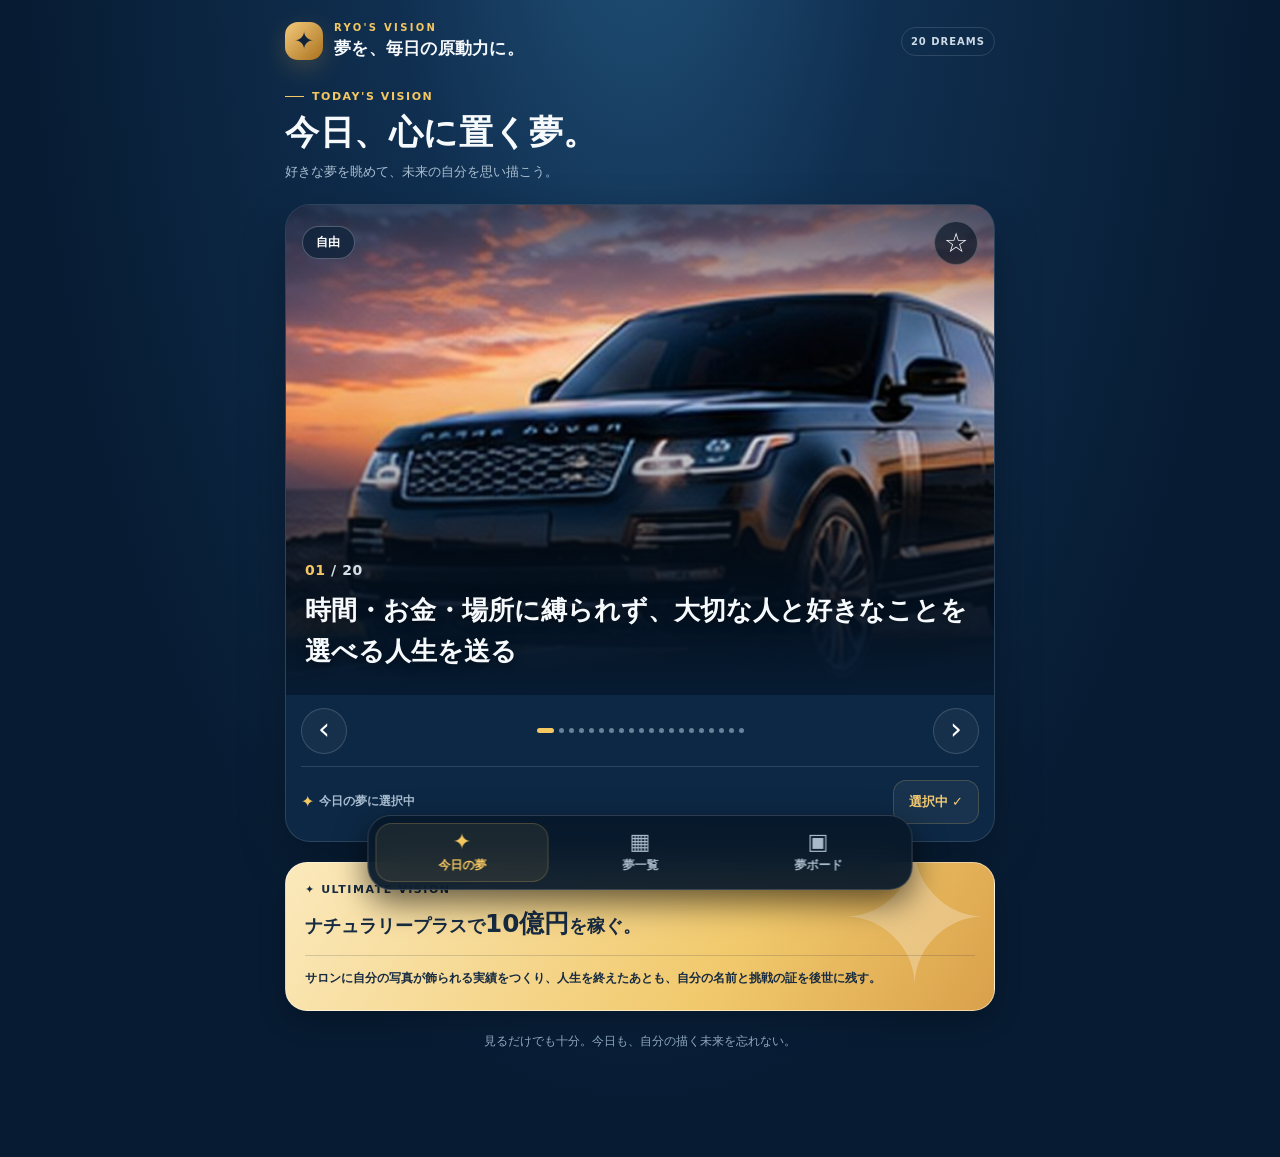
<file: index.html>
<!doctype html>
<html lang="ja">
<head>
  <meta charset="utf-8">
  <meta name="viewport" content="width=device-width,initial-scale=1,viewport-fit=cover">
  <meta name="theme-color" content="#071b32">
  <meta name="description" content="夢を、毎日の原動力に。20の夢をいつでも開いて眺める、自分だけのビジョンアプリ。">
  <meta name="apple-mobile-web-app-capable" content="yes">
  <meta name="apple-mobile-web-app-status-bar-style" content="black-translucent">
  <meta name="apple-mobile-web-app-title" content="RYOの夢">
  <link rel="manifest" href="./manifest.json">
  <link rel="apple-touch-icon" sizes="180x180" href="./icon-180.png">
  <link rel="icon" type="image/png" sizes="192x192" href="./icon-192.png">
  <link rel="stylesheet" href="./styles.css">
  <title>RYO'S VISION | 夢を、毎日の原動力に。</title>
</head>
<body>
  <div class="app-shell">
    <header class="topbar">
      <div class="brand">
        <div class="brand-symbol" aria-hidden="true">✦</div>
        <div><div class="eyebrow">RYO'S VISION</div><h1>夢を、毎日の原動力に。</h1></div>
      </div>
      <span class="dream-total">20 DREAMS</span>
    </header>

    <main id="main">
      <section class="page is-active" id="page-today" aria-labelledby="today-heading">
        <div class="intro">
          <div class="section-kicker"><span class="kicker-line"></span> TODAY'S VISION</div>
          <h2 id="today-heading">今日、心に置く夢。</h2>
          <p>好きな夢を眺めて、未来の自分を思い描こう。</p>
        </div>

        <article class="feature">
          <div class="feature-photo" id="focusMedia" role="button" tabindex="0" aria-label="夢の画像を拡大">
            <img id="focusImg" src="./images/dream-01.jpg" alt="夢のイメージ" fetchpriority="high">
            <div class="photo-overlay" aria-hidden="true"></div>
            <div class="photo-header">
              <span class="category-chip" id="focusCategory">自由</span>
              <button class="favorite favorite-hero" id="focusFavorite" type="button" aria-label="お気に入りに登録" aria-pressed="false" title="お気に入り">☆</button>
            </div>
            <div class="photo-caption">
              <div class="photo-counter" id="focusCount">01 <span>/ 20</span></div>
              <h3 id="focusText">時間・お金・場所に縛られず、大切な人と好きなことを選べる人生を送る</h3>
            </div>
          </div>
          <div class="feature-bottom">
            <div class="carousel-controls">
              <button type="button" class="circle-arrow" id="focusPrev" aria-label="前の夢を見る">‹</button>
              <div class="page-indicator" id="focusDots" aria-label="夢の位置"></div>
              <button type="button" class="circle-arrow" id="focusNext" aria-label="次の夢を見る">›</button>
            </div>
            <div class="choose-row">
              <div class="choose-status" id="focusStatus"><span class="status-sparkle">✦</span><span>今日の夢に選択中</span></div>
              <button class="choose-button" id="selectToday" type="button" disabled>選択中 ✓</button>
            </div>
          </div>
        </article>

        <aside class="ultimate" aria-label="最終目標">
          <div class="ultimate-kicker">✦ ULTIMATE VISION</div>
          <p class="ultimate-title">ナチュラリープラスで<span>10億円</span>を稼ぐ。</p>
          <p class="ultimate-description">サロンに自分の写真が飾られる実績をつくり、人生を終えたあとも、自分の名前と挑戦の証を後世に残す。</p>
        </aside>
        <p class="gentle-note">見るだけでも十分。今日も、自分の描く未来を忘れない。</p>
      </section>

      <section class="page" id="page-list" aria-labelledby="list-heading" hidden>
        <div class="intro intro-compact">
          <div class="section-kicker"><span class="kicker-line"></span> DREAM COLLECTION</div>
          <h2 id="list-heading">20の夢。</h2>
          <p>気になる夢に、いつでも戻ってこられる場所。</p>
        </div>
        <div class="filter-bar" id="filters" aria-label="カテゴリーで絞り込み"></div>
        <div class="dream-grid" id="dreamGrid"></div>
        <p class="empty-state" id="emptyState" hidden>このカテゴリーには、まだお気に入りがありません。</p>
      </section>

      <section class="page" id="page-board" aria-labelledby="board-heading" hidden>
        <div class="intro intro-compact">
          <div class="section-kicker"><span class="kicker-line"></span> VISION BOARD</div>
          <h2 id="board-heading">夢を、一度に。</h2>
          <p>20の夢を眺めて、未来の景色を広げよう。</p>
        </div>
        <button type="button" class="board-card" id="openBoard" aria-label="夢ボードを拡大">
          <img src="./images/vision-board.jpg" alt="20の夢をまとめたビジョンボード" loading="lazy" decoding="async">
          <span class="board-zoom">⤢ 拡大して見る</span>
        </button>
        <p class="board-note">画像をタップすると、大きく表示できます。</p>
      </section>
    </main>

    <nav class="tabbar" aria-label="メインメニュー">
      <button type="button" class="tab is-active" data-tab="today" aria-current="page"><span class="tab-icon" aria-hidden="true">✦</span><span>今日の夢</span></button>
      <button type="button" class="tab" data-tab="list"><span class="tab-icon" aria-hidden="true">▦</span><span>夢一覧</span></button>
      <button type="button" class="tab" data-tab="board"><span class="tab-icon" aria-hidden="true">▣</span><span>夢ボード</span></button>
    </nav>
    <div class="visually-hidden" id="announcement" aria-live="polite" aria-atomic="true"></div>
  </div>

  <div class="lightbox" id="lightbox" role="dialog" aria-modal="true" aria-label="夢の画像" hidden>
    <button class="lightbox-close" id="closeLightbox" type="button" aria-label="閉じる">×</button>
    <img id="lightboxImg" src="./images/vision-board.jpg" alt="拡大した夢の画像">
  </div>
  <script src="./app.js" defer></script>
</body>
</html>
</file>
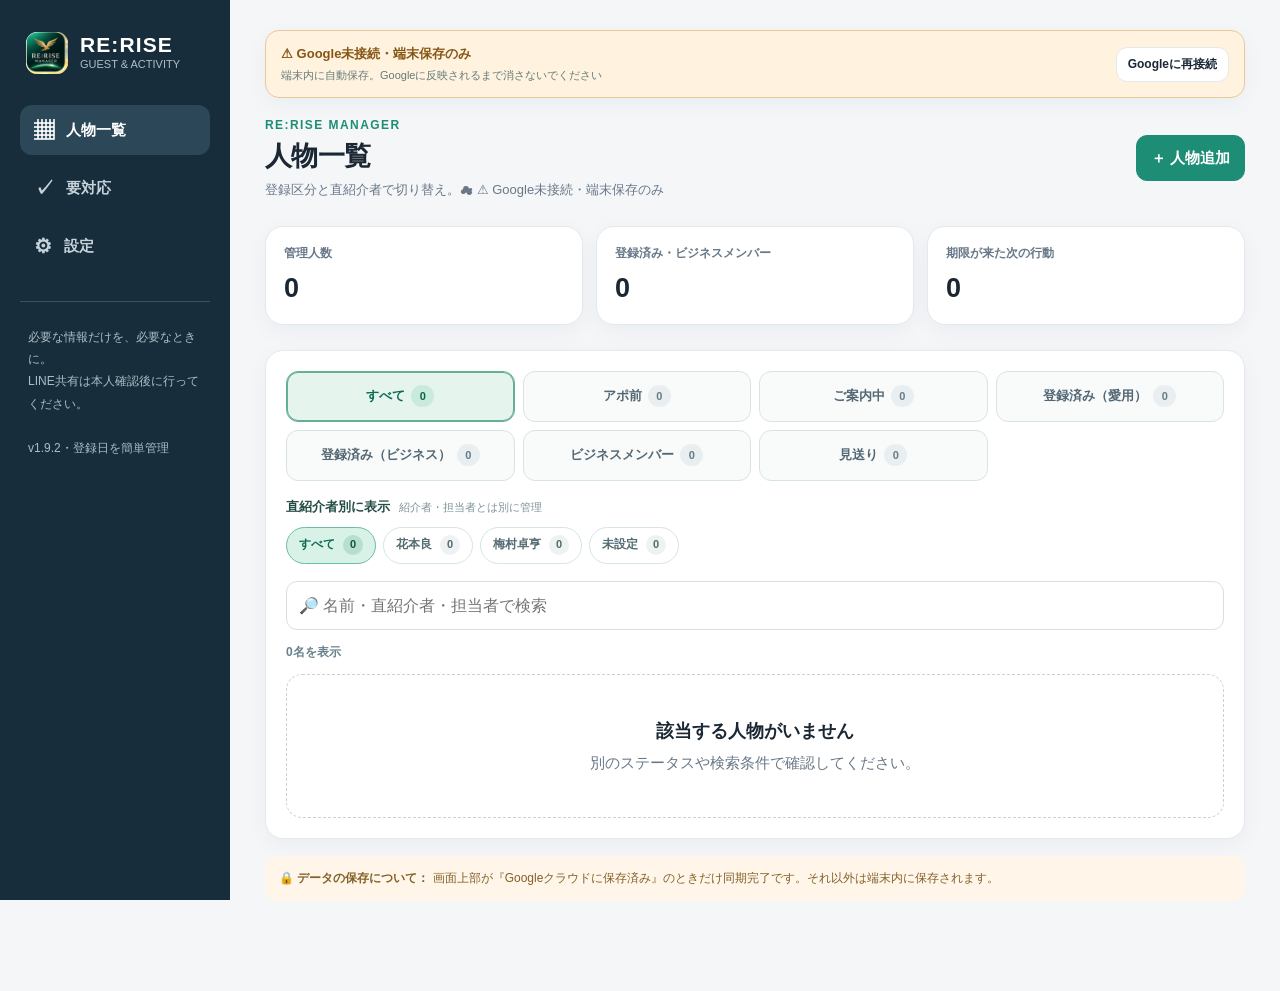
<file: rerise-manager/index.html>
<!DOCTYPE html>
<html lang="ja">
<head>
  <meta charset="utf-8">
  <meta name="viewport" content="width=device-width, initial-scale=1, viewport-fit=cover">
  <meta name="theme-color" content="#152a39">
  <meta name="description" content="RE:RISE ゲストシートと活動進捗の管理ツール">
  <meta name="apple-mobile-web-app-capable" content="yes">
  <meta name="apple-mobile-web-app-status-bar-style" content="default">
  <meta name="apple-mobile-web-app-title" content="RE:RISE">
  <link rel="apple-touch-icon" sizes="180x180" href="icons/icon-180.png">
  <link rel="icon" type="image/png" sizes="192x192" href="icons/icon-192.png">
  <meta name="robots" content="noindex, nofollow">
  <link rel="manifest" href="manifest.webmanifest">
  <title>RE:RISE | ゲスト・活動管理</title>
  <style>
  :root{--bg:#f4f6f8;--paper:#fff;--ink:#1b2834;--muted:#687888;--line:#e3e9ed;--dark:#172d3b;--mint:#1d8d76;--mintsoft:#e8f6f1;--amber:#c9792d;--amberbg:#fff2e2;--red:#c85353;--redbg:#fff0f0;--violet:#7960bd;--violetbg:#f1edfc;--shadow:0 6px 22px rgba(19,43,58,.045);--radius:18px}
  *{box-sizing:border-box} html,body{min-height:100%;margin:0} body{background:var(--bg);color:var(--ink);font-family:ui-sans-serif,-apple-system,BlinkMacSystemFont,"Hiragino Kaku Gothic ProN","Hiragino Sans","Yu Gothic",Meiryo,sans-serif;font-size:15px;line-height:1.6} button,input,select,textarea{font:inherit} button{cursor:pointer} input,select,textarea{min-width:0} button:focus-visible,input:focus-visible,select:focus-visible,textarea:focus-visible{outline:3px solid #82d4bb;outline-offset:2px} .hidden{display:none!important}
  .shell{max-width:1350px;margin:auto;display:grid;grid-template-columns:230px minmax(0,1fr);min-height:100vh}
  .sidebar{background:var(--dark);color:#fff;padding:30px 20px;position:sticky;top:0;align-self:start;min-height:100vh}.brand{display:flex;align-items:center;gap:12px;padding:2px 6px 31px}.brand-mark{width:42px;height:42px;display:flex;align-items:center;justify-content:center;border-radius:12px;background:#d7eee7;color:#1b564a;font-size:22px;font-weight:850}.brand-name{font-size:21px;letter-spacing:1.1px;font-weight:900;line-height:1.1}.brand-sub{color:#afbec6;font-size:11px}.nav{display:flex;flex-direction:column;gap:8px}.nav-btn{display:flex;align-items:center;gap:12px;width:100%;padding:13px 14px;border:0;border-radius:12px;background:transparent;color:#c5d2da;text-align:left;font-weight:700}.nav-btn.active{background:#2c4858;color:#fff}.nav-icon{font-size:20px;line-height:1}.side-note{border-top:1px solid #3a5260;margin-top:30px;padding:24px 8px;color:#adbdc7;font-size:12px;line-height:1.85}
  .main{padding:30px 35px 90px;min-width:0}.topbar{display:flex;align-items:center;justify-content:space-between;gap:16px;margin-bottom:26px}.eyebrow{font-size:12px;color:var(--mint);font-weight:850;letter-spacing:.12em;text-transform:uppercase}.heading{font-size:27px;letter-spacing:-.025em;margin:3px 0 0;line-height:1.3}.subheading{color:var(--muted);font-size:13px;margin-top:6px}.tag{display:inline-flex;align-items:center;justify-content:center;border-radius:100px;font-size:12px;padding:4px 10px;font-weight:750;white-space:nowrap;background:#eef1f3;color:#5f7180}.tag.mint{color:#16745e;background:var(--mintsoft)}.tag.amber{color:#965716;background:var(--amberbg)}.tag.red{color:#a34343;background:var(--redbg)}.tag.violet{color:#6749a8;background:var(--violetbg)}
  .btn{border:1px solid var(--line);background:#fff;color:var(--ink);border-radius:11px;padding:10px 14px;font-weight:750;min-height:43px;display:inline-flex;gap:8px;align-items:center;justify-content:center;white-space:nowrap}.btn:hover{background:#f7faf9}.btn.primary{border-color:var(--mint);background:var(--mint);color:#fff}.btn.primary:hover{background:#167d68}.btn.dark{background:var(--dark);border-color:var(--dark);color:#fff}.btn.ghost{background:transparent;border-color:transparent}.btn.small{font-size:12px;min-height:35px;padding:7px 11px}.btn.danger{color:var(--red)}
  .stats{display:grid;grid-template-columns:repeat(3,minmax(0,1fr));gap:13px;margin-bottom:25px}.stat{border:1px solid var(--line);border-radius:var(--radius);background:var(--paper);padding:17px 18px;box-shadow:var(--shadow)}.stat-n{font-size:27px;font-weight:850;letter-spacing:-1px;line-height:1.3;margin:7px 0 1px}.stat-label{font-size:12px;color:var(--muted);font-weight:650}
  .card{background:var(--paper);border:1px solid var(--line);border-radius:var(--radius);box-shadow:var(--shadow)}.card-pad{padding:20px}.section-title{font-size:17px;font-weight:850;margin:0}.section-note{color:var(--muted);font-size:12px;margin-top:3px}.toolbar{display:flex;gap:10px;align-items:center;flex-wrap:wrap;margin-bottom:13px}.input,.select,.textarea{background:#fff;border:1px solid #d7e1e5;border-radius:11px;padding:11px 12px;width:100%;color:var(--ink);font-size:16px}.input:focus,.select:focus,.textarea:focus{outline:3px solid #d6f2e8;border-color:var(--mint)}.textarea{resize:vertical;min-height:80px;line-height:1.6}.search{flex:1;min-width:210px}.toolbar .select{max-width:190px}.people{display:flex;flex-direction:column;gap:10px}.person{display:flex;gap:14px;align-items:center;padding:16px;background:#fff;border:1px solid var(--line);border-radius:15px;cursor:pointer;text-align:left;width:100%;color:inherit;box-shadow:var(--shadow)}.person:hover{border-color:#a9cfc3;background:#fbfefd}.avatar{flex:none;display:grid;place-items:center;width:48px;height:48px;border-radius:15px;color:#196c59;background:#e3f3ec;font-size:19px;font-weight:850}.person-body{flex:1;min-width:0}.person-name{font-size:16px;font-weight:850;display:flex;gap:9px;align-items:center;flex-wrap:wrap}.person-next{font-size:13px;color:var(--muted);white-space:nowrap;text-overflow:ellipsis;overflow:hidden;margin-top:4px}.person-owner{font-size:11px;color:#91a0ab;margin-top:3px}.chevron{font-size:20px;color:#a0aeb8}
  .empty{border:1px dashed #c6d4d8;border-radius:16px;padding:42px 15px;text-align:center;color:var(--muted);background:#fff}.empty h3{color:var(--ink);margin:0 0 6px}
  .back{margin-bottom:15px}.detail-head{display:flex;gap:14px;align-items:center;justify-content:space-between;flex-wrap:wrap;margin-bottom:15px}.detail-name{font-size:24px;font-weight:900;letter-spacing:-.03em}.detail-caption{font-size:13px;color:var(--muted)}.tabbar{display:grid;grid-template-columns:repeat(2,minmax(0,1fr));gap:8px;margin-bottom:17px;background:#e8eef0;padding:5px;border-radius:14px}.tab{border:0;border-radius:10px;background:transparent;padding:11px;font-weight:800;color:#637786}.tab.active{background:#fff;color:var(--ink);box-shadow:0 2px 6px rgba(11,27,37,.08)}
  .sheet-grid{display:grid;grid-template-columns:repeat(4,minmax(0,1fr));gap:8px;margin:14px 0}.sheet-tab{border:1px solid var(--line);border-radius:12px;padding:12px 6px;text-align:center;background:#fff;color:#5e6a74;font-weight:800;font-size:13px}.sheet-tab.active{background:#eef7f4;border-color:#7fc2ab;color:#136b57}.sheet-tab .sheet-icon{display:block;font-size:20px;margin-bottom:2px}.sheet-toolbar{display:flex;gap:8px;justify-content:space-between;flex-wrap:wrap;align-items:center;margin:12px 0 17px}.segmented{display:flex;gap:4px;padding:4px;background:#f0f3f4;border-radius:10px}.segmented .btn{border:0;background:transparent;min-height:34px;padding:6px 12px;font-size:12px}.segmented .btn.active{background:#fff;box-shadow:0 2px 5px rgba(15,30,40,.06)}.field-grid{display:grid;grid-template-columns:repeat(2,minmax(0,1fr));gap:15px}.field.wide{grid-column:1/-1}.field label{display:block;font-weight:750;font-size:12px;margin-bottom:6px;color:#4c6270}.field small{font-weight:450;color:var(--muted);margin-left:6px}.sheet-preview{white-space:pre-wrap;overflow-wrap:anywhere;background:#f8faf9;border:1px solid var(--line);border-radius:13px;padding:18px;font-size:13px;line-height:1.9;color:#2b3d46;max-height:520px;overflow:auto}.note{border-radius:12px;padding:12px 14px;font-size:12px;line-height:1.7;background:#f3f7f8;color:#586e7b}.notice-warn{background:#fff6e9;color:#836127}.actionrow{display:flex;gap:9px;flex-wrap:wrap}.history{margin-top:13px;color:var(--muted);font-size:12px}
  .progress-grid{display:grid;grid-template-columns:1fr 1fr;gap:16px}.progress-grid .full{grid-column:1/-1}.progress-track{height:10px;background:#e6edf0;border-radius:20px;overflow:hidden;margin:8px 0}.progress-fill{height:100%;background:linear-gradient(90deg,#319f84,#70c9af);border-radius:20px;transition:width .2s}.checks{display:grid;grid-template-columns:repeat(2,minmax(0,1fr));gap:9px;margin-top:15px}.check-item{display:flex;gap:9px;align-items:center;background:#f8faf9;border:1px solid var(--line);border-radius:11px;padding:10px 12px;font-size:13px;cursor:pointer}.check-item input{accent-color:var(--mint);width:18px;height:18px;flex:none}.line{border:0;border-top:1px solid var(--line);margin:19px 0}.session-form{display:grid;grid-template-columns:minmax(0,1.5fr) minmax(0,145px) minmax(0,155px) auto;gap:9px;margin-top:13px}.sessions{display:flex;flex-direction:column;gap:7px;margin-top:13px}.session{display:flex;align-items:center;justify-content:space-between;gap:10px;padding:11px 12px;border:1px solid var(--line);border-radius:10px}.session-title{font-weight:750;font-size:13px}.session-date{font-size:12px;color:var(--muted)}
  .modal-wrap{position:fixed;z-index:10;inset:0;display:flex;align-items:center;justify-content:center;padding:18px;background:rgba(9,25,35,.5)}.modal{width:100%;max-width:460px;background:#fff;border-radius:20px;padding:24px;box-shadow:0 18px 80px #0a172b28;max-height:85vh;overflow:auto}.modal h2{font-size:21px;margin:0 0 10px}.modal .field{margin-top:15px}.modal-actions{display:flex;justify-content:flex-end;gap:9px;margin-top:21px}.toast{position:fixed;bottom:24px;left:50%;transform:translateX(-50%);max-width:calc(100vw - 28px);padding:12px 18px;color:#fff;background:#1c3440;box-shadow:0 10px 40px #12273133;border-radius:12px;z-index:100;font-size:13px;font-weight:700;text-align:center}.mobile-bottom{display:none}.small-muted{font-size:12px;color:var(--muted)}
  @media(max-width:850px){.shell{display:block}.sidebar{display:none}.main{padding:22px 17px 115px}.heading{font-size:24px}.mobile-bottom{display:grid;grid-template-columns:repeat(3,1fr);position:fixed;z-index:7;bottom:0;left:0;right:0;padding:8px 10px calc(8px + env(safe-area-inset-bottom));border-top:1px solid var(--line);background:#fffffff0;backdrop-filter:blur(14px)}.mobile-bottom button{display:flex;align-items:center;justify-content:center;flex-direction:column;gap:2px;border:0;background:transparent;color:#7c8e99;font-size:11px;font-weight:800;min-height:50px;border-radius:10px}.mobile-bottom button.active{color:var(--mint);background:#e9f6f1}.mobile-bottom .emoji{font-size:20px}.progress-grid{grid-template-columns:1fr}.progress-grid .full{grid-column:auto}}
  @media(max-width:590px){.topbar{align-items:flex-start}.stats{gap:8px}.stat{padding:13px 11px}.stat-n{font-size:24px}.stat-label{font-size:11px}.card-pad{padding:16px}.sheet-grid{grid-template-columns:repeat(2,1fr)}.field-grid{grid-template-columns:1fr}.field.wide{grid-column:auto}.checks{grid-template-columns:1fr}.session-form{grid-template-columns:1fr 1fr}.session-form button{grid-column:1/-1}.session-form>.select:first-child{grid-column:1/-1}.toolbar .select{max-width:none;flex:1}.detail-head{align-items:flex-start}.btn.mobilewide{width:100%}.sheet-toolbar{align-items:stretch}.actionrow{width:100%}.actionrow>.btn{flex:1}.heading{font-size:22px}}

  .registration-date-meta{font-size:12px;color:#347c6a;font-weight:650;margin-top:4px}
  .registration-editor{display:flex;align-items:center;gap:10px;margin-top:10px}
  .registration-editor label{font-size:12px;font-weight:750;color:var(--muted);white-space:nowrap}
  .registration-editor .input{flex:1;min-width:0;max-width:192px;padding:8px 10px;font-size:16px}
  /* Prevent iOS Safari focus zoom: all editable fields have at least 16px text. */
  @media(max-width:850px){input:not([type="checkbox"]),select,textarea{font-size:16px!important}}
  .date-with-clear{display:flex;align-items:center;gap:8px}
  .date-with-clear>.input{flex:1;min-width:0}
  .date-with-clear>.btn{flex:none;white-space:nowrap}
  .yuri-connected-date{margin-top:12px;padding:12px;border:1px solid #cce1da;background:#f4fbf8;border-radius:12px}
  .yuri-connected-date label{display:block;font-size:13px;font-weight:750;margin-bottom:6px}
  .session-actions{display:flex;align-items:center;gap:8px}
  .session-actions .seminar-session-format{width:130px;max-width:130px;font-size:16px}
  @media(max-width:590px){.session{flex-wrap:wrap;align-items:flex-start}.session-actions{width:100%;justify-content:flex-end}.session-actions .seminar-session-format{flex:1;max-width:220px}}
  /* Six visible categories in two rows on narrow phones: no hidden horizontal scrolling. */
  .stage-tabs{display:grid;grid-template-columns:repeat(6,minmax(0,1fr));gap:8px;margin:0 0 16px}
  .stage-tab{border:1px solid #d7e4e4;border-radius:12px;background:#f9fbfa;color:#536774;min-width:0;min-height:51px;padding:8px 5px;display:flex;justify-content:center;align-items:center;gap:6px;font-weight:750;font-size:13px;white-space:nowrap;transition:background .15s,border-color .15s}
  .stage-tab:hover{background:#eaf5f0;border-color:#9acaba}
  .stage-tab.active{background:#e5f5ee;color:#0e6a53;border-color:#66af97;box-shadow:inset 0 0 0 1px #66af97}
  .stage-count{font-variant-numeric:tabular-nums;border-radius:999px;padding:0px 7px;background:#e9eef0;color:#657c88;font-size:11px;line-height:22px;min-width:23px;text-align:center}
  .stage-tab.active .stage-count{background:#caeadc;color:#0b624e}
  .list-count{margin:0 0 12px;color:#68808d;font-size:12px;font-weight:650}
  @media(max-width:700px){.stage-tabs{grid-template-columns:repeat(3,minmax(0,1fr));gap:7px}.stage-tab{font-size:12px;min-height:44px}}
  @media(max-width:370px){.stage-tab{gap:3px;font-size:11px}.stage-count{font-size:10px;padding:0 5px;min-width:20px}}
  @media(prefers-reduced-motion:reduce){*{transition:none!important}}
  .sync-banner{border:1px solid #bbd6ce;border-radius:14px;background:#e9f7f0;padding:13px 15px;margin-bottom:18px;display:flex;align-items:center;justify-content:space-between;gap:12px;box-shadow:var(--shadow)}
  .sync-banner.warn{background:#fff2df;border-color:#e8c99a}.sync-banner.error{background:#fff0f0;border-color:#e8b7b7}
  .sync-banner .sync-main{min-width:0}.sync-banner .sync-label{display:block;font-size:13px;font-weight:850;color:#185b49}.sync-banner.warn .sync-label{color:#865615}.sync-banner.error .sync-label{color:#a33a3a}
  .sync-banner .sync-detail{font-size:11px;color:#657b7b;margin-top:2px}.sync-banner .btn{font-size:12px;padding:7px 11px;min-height:35px}
  @media(max-width:590px){.sync-banner{padding:11px;gap:8px;flex-wrap:wrap}.sync-banner .btn{width:100%}}

  /* v1.8: stages and direct-referral filtering */
  .stage-tabs{grid-template-columns:repeat(4,minmax(0,1fr))}
  .stage-tab{white-space:normal;line-height:1.25;min-height:51px;overflow-wrap:anywhere}
  .stage-tab span:first-child{text-align:center}
  .sponsor-heading{display:flex;align-items:baseline;gap:9px;flex-wrap:wrap;font-size:13px;font-weight:850;margin:15px 0 9px;color:#244d46}
  .sponsor-heading span{font-size:11px;color:#7d939a;font-weight:500}
  .sponsor-tabs{display:flex;gap:7px;flex-wrap:wrap;margin-bottom:17px}
  .sponsor-tab{display:inline-flex;align-items:center;gap:8px;justify-content:center;border:1px solid #d7e4e4;border-radius:999px;background:#fff;color:#536b72;font-size:12px;font-weight:750;padding:7px 12px;min-height:37px}
  .sponsor-tab.active{background:#d9f2e7;border-color:#6fbca1;color:#0a6b53}
  .sponsor-tab span{border-radius:999px;background:#eef2f2;color:#526b70;font-size:11px;padding:1px 6px;min-width:20px;text-align:center}
  .sponsor-tab.active span{background:#b5dfce;color:#18533f}
  .person-owner strong{color:#41665c;font-weight:850}
  @media(max-width:700px){.stage-tabs{grid-template-columns:repeat(2,minmax(0,1fr))}.sponsor-tabs{flex-wrap:nowrap;overflow-x:auto;padding-bottom:6px;scrollbar-width:thin}.sponsor-tab{flex:none}}
  </style>
</head>
<body>
<div id="app"></div>
<div id="modal-root"></div>
<div id="toast-root" aria-live="polite"></div>
<script src="https://accounts.google.com/gsi/client" async defer></script>
<script>
(()=>{'use strict';
const STORE_KEY='rerise.manager.mvp.v1';
const APP_VERSION='1.9.2';
// Six selectable stages; legacy labels remain untouched in Google Sheets until user edits them.
// Never guess a registration category when the historical type is absent.
const STAGES=['アポ前','ご案内中','登録済み（愛用）','登録済み（ビジネス）','ビジネスメンバー','見送り'];
const UNCLASSIFIED='登録区分未設定';
const SPONSOR_UNKNOWN='__sponsor_unassigned__';
function stageBucket(personOrStage){
 const p=personOrStage&&typeof personOrStage==='object'?personOrStage:{stage:personOrStage};
 const s=p.stage||'アポ前';
 if(s==='アポ調整中'||s==='説明後')return 'ご案内中';
 if(s==='活動中')return 'ビジネスメンバー';
 if(s==='登録済み'||s==='初期育成'||s===UNCLASSIFIED){
   if(p.registrationType==='愛用')return '登録済み（愛用）';
   if(p.registrationType==='ビジネス')return '登録済み（ビジネス）';
   return UNCLASSIFIED;
 }
 return s;
}
function hasUnclassified(){return people.some(p=>stageBucket(p)===UNCLASSIFIED)}
function stageFilters(){return ['すべて',...STAGES,...(hasUnclassified()?[UNCLASSIFIED]:[])]}
function sponsorChoices(){
 const named=[...new Set(['花本良','梅村卓亨',...people.map(p=>(p.directSponsor||'').trim()).filter(Boolean)])];
 return named.sort((a,b)=>{const fixed=['花本良','梅村卓亨'];const ai=fixed.indexOf(a),bi=fixed.indexOf(b);if(ai>=0||bi>=0)return ai<0?1:bi<0?-1:ai-bi;return a.localeCompare(b,'ja')});
}
function matchesSponsor(p){return ui.sponsorFilter==='すべて'||(ui.sponsorFilter===SPONSOR_UNKNOWN?!String(p.directSponsor||'').trim():p.directSponsor===ui.sponsorFilter)}

const SEMINARS=['事業説明会','製品シェア会','ワンデー','フェロートレーニング','インプレッションセミナー','シェア会','その他'];
const SHEETS=[{id:'new',icon:'🟢',short:'新規',title:'新規ゲストシート'},{id:'registered',icon:'🟠',short:'登録後',title:'新規登録後ゲストシート'},{id:'member',icon:'🔴',short:'メンバー',title:'メンバーゲストシート'},{id:'miho',icon:'🟡',short:'美穂面談',title:'花井美穂面談用ゲストシート'}];
const F=(key,label,wide=false,type='text',options=null)=>({key,label,wide,type,options});
const fields={
 new:[F('name','名前'),F('age','年齢（年代）'),F('location','住まい'),F('job','職業'),F('personality','性格（ポジティブ・ネガティブ）',true,'textarea'),F('family','家族構成',true,'textarea'),F('relation','自分との関係',true,'textarea'),F('features','特徴',true,'textarea'),F('health','健康状態',true,'textarea'),F('economy','経済状態',true,'textarea'),F('freeTime','時間',true,'textarea'),F('friends','仲間',true,'textarea'),F('hobbies','趣味や夢',true,'textarea'),F('approach','どのように声がけしてつれてきたか？',true,'textarea'),F('reason','なぜこの人に声をかけたか？',true,'textarea')],
 registered:[F('registrationPath','BC又ABC又セミナー（どれで登録になったか？）',false,'select',['','BC','ABC','セミナー','その他']),F('speaker','Aさん 又は講師（名前）'),F('registrationType','ビジネス・愛用・付き合い',false,'select',['','ビジネス','愛用','付き合い']),F('products','登録製品と購入期間（例：ルテイン3M）'),F('name','新規名前'),F('age','年齢（年代）'),F('location','住まい'),F('job','職業'),F('personality','性格（ポジティブ・ネガティブ）',true,'textarea'),F('family','家族構成',true,'textarea'),F('relation','自分との関係',true,'textarea'),F('networkExperience','ネットワーク経験（あり・なし、ありなら詳細）',true,'textarea'),F('registrationStory','登録に至った経緯',true,'textarea'),F('nextGuidance','次の案内何をしたか？？',true,'textarea')],
 member:[F('name','名前'),F('age','年齢（年代）'),F('location','住まい'),F('job','職業'),F('personality','性格（ポジティブ・ネガティブ）',true,'textarea'),F('family','家族構成',true,'textarea'),F('hobbies','趣味や夢',true,'textarea'),F('registrationDate','登録日（年月日）',false,'date'),F('registrationType','登録時：愛用・付き合い・ビジネス',false,'select',['','愛用','付き合い','ビジネス']),F('businessActivity','ビジネス開始からの動き',true,'textarea'),F('seminarSummary','セミナー参加の有無（参加履歴から自動表示）',true,'auto'),F('leaderAdvice','一言アドバイスしてもらいたいこと',true,'textarea')],
 miho:[F('name','名前'),F('age','年齢（年代）'),F('location','住まい'),F('job','職業'),F('family','家族構成',true,'textarea'),F('hobbies','趣味や夢',true,'textarea'),F('registrationDate','登録日（年月日）',false,'date'),F('registrationType','登録時：愛用・付き合い・ビジネス',false,'select',['','愛用','付き合い','ビジネス']),F('businessActivity','ビジネス開始からの動き',true,'textarea'),F('seminarSummary','セミナー参加の有無（参加履歴から自動表示）',true,'auto'),F('spiritLeader','スピリット以上リーダーで繋いだ人',true,'textarea'),F('mihoInvitation','なんと言って美穂面談誘導したか？',true,'textarea'),F('accompanyLeader','面談同行リーダーの名前')]
};
const CHECKS=[['registered','新規登録'],['yuriConnected','ゆりさんに繋ぐ'],['fellow','フェロートレーニング'],['miho','花井美穂さんとの面談'],['list100','100人リスト'],['dream','夢リスト'],['outreach','声かけ・連絡'],['marketing','マーケティング練習'],['meeting','打ち合わせ'],['report','活動報告']];

// Data safety v1.7: local edits are saved immediately and compared against a durable
// last-synced snapshot. Auth tokens are deliberately NOT persisted in localStorage.
const CLOUD_SETTINGS_KEY='rerise.manager.cloud.v1';
const CLOUD_BASE_KEY='rerise.manager.cloud.base.v17';
const CLOUD_BACKUPS_KEY='rerise.manager.cloud.recovery.v17';
const CLOUD_DEFAULT_ID='19i7zJ7bDYrlB4MWGW23r9UlLr-f8DKsqRztylSzKR6M';
// A public OAuth Web Client ID (not a secret). Authorized origins remain enforced by Google.
const CLOUD_DEFAULT_CLIENT_ID='907763053450-bbvatq9tvkd414fgfbeu723bfub83f8h.apps.googleusercontent.com';
const cloudSaved=(()=>{try{return JSON.parse(localStorage.getItem(CLOUD_SETTINGS_KEY)||'{}')}catch{return {}}})();
const cloud={clientId:cloudSaved.clientId||CLOUD_DEFAULT_CLIENT_ID,spreadsheetId:cloudSaved.spreadsheetId||CLOUD_DEFAULT_ID,accessToken:'',state:'未接続',ready:false,rows:new Map(),snapshots:new Map(),baselineKnown:false,lastSuccessAt:'',timer:null,busy:false,dirtyCounter:0,pendingConflicts:[],resolutionRemote:null,reconciledDraft:null};
const API='https://sheets.googleapis.com/v4/spreadsheets/';
const CLOUD_SHEET='People';
function restoreCloudBaseline(){
 try{
  const j=JSON.parse(localStorage.getItem(CLOUD_BASE_KEY)||'null');
  if(j?.spreadsheetId===cloud.spreadsheetId&&Array.isArray(j.snapshots)){
   cloud.snapshots=new Map(j.snapshots);cloud.baselineKnown=true;cloud.lastSuccessAt=j.at||'';
  }else{cloud.snapshots=new Map();cloud.baselineKnown=false;cloud.lastSuccessAt=''}
 }catch{cloud.snapshots=new Map();cloud.baselineKnown=false}
}
restoreCloudBaseline();
function persistCloudBaseline(){
 try{localStorage.setItem(CLOUD_BASE_KEY,JSON.stringify({spreadsheetId:cloud.spreadsheetId,at:cloud.lastSuccessAt,snapshots:[...cloud.snapshots]}))}
 catch(e){toast('同期記録を端末に保存できません。バックアップを確認してください。')}
}
function pendingIds(){
 if(!cloud.baselineKnown)return people.map(p=>p.id);
 const a=new Map(people.map(p=>[p.id,JSON.stringify(p)]));
 const keys=new Set([...a.keys(),...cloud.snapshots.keys()]);
 return [...keys].filter(id=>a.get(id)!==cloud.snapshots.get(id));
}
function pendingCount(){return pendingIds().length}
function cloudMessage(){
 const n=pendingCount();
 if(cloud.pendingConflicts.length)return `⚠ 編集の競合 ${cloud.pendingConflicts.length}名・未同期データは端末に保存中`;
 if(cloud.busy&&cloud.ready)return `⏳ Googleに保存中${n?`（${n}名）`:''}`;
 if(!cloud.accessToken)return `⚠ ${n?`端末保存済み・クラウド未同期 ${n}名`:'Google未接続・端末保存のみ'}`;
 if(!cloud.ready)return `⚠ Google認証済み・接続確認中${n?`（未同期 ${n}名）`:''}`;
 if(n)return `⚠ 端末保存済み・クラウド未同期 ${n}名`;
 return '✓ Googleクラウドに保存済み';
}
function cloudBanner(){
 const n=pendingCount(),warn=!cloud.ready||n>0||cloud.pendingConflicts.length;
 const act=cloud.pendingConflicts.length?'sync-resolve':!cloud.accessToken?'cloud-login':!cloud.ready?'cloud-pull':n?'cloud-flush':'';
 const action=cloud.pendingConflicts.length?'競合を解決':!cloud.accessToken?'Googleに再接続':!cloud.ready?'接続・差分確認':n?'今すぐ同期':'';
 const detail=cloud.ready&&n===0&&cloud.lastSuccessAt?'最終確認：'+new Date(cloud.lastSuccessAt).toLocaleString('ja-JP'):'端末内に自動保存。Googleに反映されるまで消さないでください';
 return `<div id="sync-banner" class="sync-banner ${warn?'warn':''}" role="status" aria-live="polite"><div class="sync-main"><span id="sync-label" class="sync-label">${esc(cloudMessage())}</span><div class="sync-detail" id="sync-detail">${esc(detail)}</div></div><button id="sync-action" data-action="${esc(act||'go-settings')}" class="btn small ${act?'':'hidden'}">${esc(action)}</button></div>`
}
function updateSyncBanner(){
 const node=document.getElementById('sync-banner');if(!node)return;
 const n=pendingCount(),warn=!cloud.ready||n>0||cloud.pendingConflicts.length;
 node.classList.toggle('warn',Boolean(warn));
 const label=document.getElementById('sync-label');if(label)label.textContent=cloudMessage();
 const detail=document.getElementById('sync-detail');if(detail)detail.textContent=cloud.ready&&n===0&&cloud.lastSuccessAt?'最終確認：'+new Date(cloud.lastSuccessAt).toLocaleString('ja-JP'):'端末内には保存済み。クラウドへの保存が完了するまで保護します';
 const button=document.getElementById('sync-action');
 if(button){
  const act=cloud.pendingConflicts.length?'sync-resolve':!cloud.accessToken?'cloud-login':!cloud.ready?'cloud-pull':n?'cloud-flush':'';
  button.dataset.action=act||'go-settings';button.textContent=cloud.pendingConflicts.length?'競合を解決':!cloud.accessToken?'Googleに再接続':!cloud.ready?'接続・差分確認':n?'今すぐ同期':'';
  button.classList.toggle('hidden',!act);
 }
}
function recoveryBackup(reason){
 try{
  const raw=localStorage.getItem(CLOUD_BACKUPS_KEY);const items=raw?JSON.parse(raw):[];
  items.unshift({at:new Date().toISOString(),reason,people:structuredClone(people)});
  localStorage.setItem(CLOUD_BACKUPS_KEY,JSON.stringify(items.slice(0,4)));
 }catch(e){toast('自動バックアップ容量に注意。JSONの書き出しも利用してください。')}
}
function cloudConfigSave(){
 let id=document.getElementById('google-client-id')?.value.trim()||CLOUD_DEFAULT_CLIENT_ID;let sid=document.getElementById('google-sheet-id')?.value.trim()||'';
 sid=sid.match(/\/spreadsheets\/d\/([A-Za-z0-9_-]+)/)?.[1]||sid;
 if(sid&&!/^[A-Za-z0-9_-]{20,}$/.test(sid)){toast('スプレッドシートIDが正しくありません');return}
 if(id&&!/^[0-9]+-[a-z0-9_-]+\.apps\.googleusercontent\.com$/.test(id)){toast('Google OAuthクライアントIDを確認してください');return}
 if(cloud.spreadsheetId!==sid||cloud.clientId!==id){cloud.accessToken='';cloud.ready=false;cloud.pendingConflicts=[]}
 cloud.clientId=id;cloud.spreadsheetId=sid||CLOUD_DEFAULT_ID;
 localStorage.setItem(CLOUD_SETTINGS_KEY,JSON.stringify({clientId:cloud.clientId,spreadsheetId:cloud.spreadsheetId}));
 restoreCloudBaseline();toast('Google連携設定を保存しました');render();
}
function cloudSignIn(){
 if(!cloud.clientId){toast('先にGoogle OAuthクライアントIDを設定してください');changeView('settings');return}
 if(!window.google?.accounts?.oauth2){toast('Google認証ライブラリを読み込めません。通信環境を確認してください');return}
 const auth=google.accounts.oauth2.initTokenClient({client_id:cloud.clientId,scope:'https://www.googleapis.com/auth/spreadsheets',callback:async response=>{
  if(response.error||!response.access_token){toast('Google認証に失敗しました');return}
  cloud.accessToken=response.access_token;cloud.ready=false;cloud.state='認証済み';
  updateSyncBanner();toast('Google認証完了。未同期の編集を確認しています。');
  await cloudPull();
 },error_callback:()=>toast('認証がキャンセルされました。端末の入力は保存されています。')});
 // Empty prompt reuses an existing grant where possible. User interaction is still required.
 auth.requestAccessToken({prompt:''});
}
function cloudUrl(range){if(!cloud.spreadsheetId)throw Error('シートID未設定');return API+encodeURIComponent(cloud.spreadsheetId)+'/values/'+encodeURIComponent(range)}
async function cloudRequest(url,opts={}){
 if(!cloud.accessToken)throw Error('Googleへの再接続が必要です');
 const response=await fetch(url,{...opts,headers:{Authorization:'Bearer '+cloud.accessToken,...(opts.body?{'Content-Type':'application/json'}:{}),...(opts.headers||{})},cache:'no-store'});
 const payload=await response.json().catch(()=>({}));
 if(!response.ok){if(response.status===401){cloud.ready=false;cloud.accessToken=''}throw Error(response.status===403?'Googleシートへのアクセス権限を確認してください':(payload.error?.message||'Google APIエラー '+response.status))}
 return payload;
}
async function cloudReadRows(){
 const x=await cloudRequest(cloudUrl(CLOUD_SHEET+'!A1:F3000'));
 const arr=x.values||[];
 if(arr.length===0||arr[0][0]!=='person_id'||arr[0][4]!=='person_json')throw Error('Peopleシートの列が一致しません');
 const found=[],rows=new Map(),snapshots=new Map();
 for(let i=1;i<arr.length;i++){
  const row=arr[i];if(!row?.[0]||!row?.[4])continue;
  let p;try{p=JSON.parse(row[4])}catch{throw Error(`${i+1}行目のJSONが正しくありません`)}
  if(p.id!==row[0]||!p.name)throw Error(`${i+1}行目の人物IDが一致しません`);
  if(rows.has(p.id))throw Error('人物IDが重複しています：'+p.id);
  found.push(p);rows.set(p.id,i+1);snapshots.set(p.id,JSON.stringify(p));
 }
 return {people:found,rows,snapshots};
}
function same(a,b){return JSON.stringify(a)===JSON.stringify(b)}
function plain(o){return o&&typeof o==='object'&&!Array.isArray(o)}
const MISSING=Symbol('missing');
function smartMerge(base,local,remote,path=''){
 if(same(local,remote))return {value:local,conflicts:[]};
 if(same(local,base))return {value:remote,conflicts:[]};
 if(same(remote,base))return {value:local,conflicts:[]};
 if(path==='updatedAt')return {value:String(local||'')>String(remote||'')?local:remote,conflicts:[]};
 if(plain(local)&&plain(remote)&&plain(base)){
  const combined={},conflicts=[];
  for(const k of new Set([...Object.keys(base),...Object.keys(local),...Object.keys(remote)])){
   const a=Object.hasOwn(base,k)?base[k]:MISSING;
   const b=Object.hasOwn(local,k)?local[k]:MISSING;
   const c=Object.hasOwn(remote,k)?remote[k]:MISSING;
   const next=smartMerge(a,b,c,k);
   conflicts.push(...next.conflicts.map(x=>path?path+'.'+x:x));
   if(next.value!==MISSING)combined[k]=next.value;
  }
  return {value:combined,conflicts};
 }
 return {value:local,conflicts:[path||'データ']};
}
function reconcileRecords(remote){
 const local=new Map(people.map(p=>[p.id,p]));
 const online=new Map(remote.people.map(p=>[p.id,p]));
 const ids=[...new Set([...online.keys(),...local.keys(),...cloud.snapshots.keys()])];
 const merged=new Map(),conflicts=[];
 for(const id of ids){
  const a=cloud.baselineKnown?(cloud.snapshots.has(id)?JSON.parse(cloud.snapshots.get(id)):MISSING):MISSING;
  const b=local.has(id)?local.get(id):MISSING;
  const c=online.has(id)?online.get(id):MISSING;
  if(b===MISSING&&a===MISSING){if(c!==MISSING)merged.set(id,c);continue}
  if(c===MISSING&&a===MISSING){if(b!==MISSING)merged.set(id,b);continue}
  if(!cloud.baselineKnown){
   if(same(b,c)){if(c!==MISSING)merged.set(id,c);continue}
   conflicts.push({id,name:(b!==MISSING?b.name:c.name)||id,local:b===MISSING?null:b,remote:c===MISSING?null:c,keys:['初回の差分（保存先が未確認）']});
   if(b!==MISSING)merged.set(id,b);continue;
  }
  const result=smartMerge(a,b,c);
  if(result.conflicts.length){
   conflicts.push({id,name:(b!==MISSING?b.name:c!==MISSING?c.name:id),local:b===MISSING?null:b,remote:c===MISSING?null:c,keys:result.conflicts});
   if(b!==MISSING)merged.set(id,b);
  }else if(result.value!==MISSING)merged.set(id,result.value);
 }
 return {records:[...merged.values()],conflicts};
}
async function cloudPull(){
 if(!cloud.accessToken){toast('Googleへ再接続してください。端末の編集は保持します。');updateSyncBanner();return}
 if(cloud.busy)return;
 cloud.busy=true;cloud.state='照合中';updateSyncBanner();
 try{
  const remote=await cloudReadRows();
  const merged=reconcileRecords(remote);
  if(merged.conflicts.length){
   cloud.ready=false;cloud.state='競合あり';cloud.pendingConflicts=merged.conflicts;cloud.resolutionRemote=remote;cloud.reconciledDraft=merged.records;
   updateSyncBanner();toast(`${merged.conflicts.length}名分の差分を確認してください。保存内容は消していません。`);
   showCloudConflicts();return;
  }
  if(!same(people,merged.records))recoveryBackup('クラウド差分の自動取り込み前');
  people=merged.records;cloud.rows=remote.rows;cloud.snapshots=remote.snapshots;cloud.baselineKnown=true;cloud.ready=true;cloud.pendingConflicts=[];cloud.resolutionRemote=null;
  localStorage.setItem(STORE_KEY,JSON.stringify(people));cloud.lastSuccessAt=new Date().toISOString();persistCloudBaseline();
  cloud.state='接続済み';render();
  if(pendingCount()){
   toast('クラウドと照合完了。端末の未同期編集を保存しています。');
   cloud.dirtyCounter++;setTimeout(()=>cloudFlush(),250);
  }else toast(`クラウドと同期しました（${people.length}名）。`);
 }catch(err){cloud.ready=false;cloud.state='照合エラー';toast('クラウド接続エラー：'+err.message+'。端末の編集は保持中。');updateSyncBanner()}
 finally{cloud.busy=false;updateSyncBanner()}
}
function showCloudConflicts(){
 if(!cloud.pendingConflicts.length){toast('競合はありません');return}
 const blocks=cloud.pendingConflicts.map(c=>`<div class="note notice-warn" style="margin-top:12px"><b>${esc(c.name)}</b><div class="small-muted">差分：${esc(c.keys.slice(0,7).join('、'))}</div><div class="actionrow" style="margin-top:10px"><button class="btn small" data-action="resolve-local" data-id="${esc(c.id)}">この端末を採用</button><button class="btn small" data-action="resolve-remote" data-id="${esc(c.id)}">クラウドを採用</button></div></div>`).join('');
 openModal(`<h2>⚠ 同期の競合を確認</h2><p class="small-muted">内容の違う人物を自動で上書きしません。採用前の端末データは自動バックアップします。「この端末を採用」はクラウド内容を上書きする可能性があります。</p>${blocks}<div class="modal-actions"><button class="btn" data-action="close-modal">後で解決</button></div>`);
}
function resolveCloudConflict(id,choice){
 const c=cloud.pendingConflicts.find(x=>x.id===id);if(!c||!cloud.resolutionRemote||!cloud.reconciledDraft)return;
 const draft=cloud.reconciledDraft;
 const pos=draft.findIndex(p=>p.id===id);
 const choiceValue=choice==='remote'?c.remote:c.local;
 if(choiceValue){if(pos>=0)draft[pos]=structuredClone(choiceValue);else draft.push(structuredClone(choiceValue))}
 else if(pos>=0)draft.splice(pos,1);
 cloud.pendingConflicts=cloud.pendingConflicts.filter(x=>x.id!==id);
 if(!cloud.pendingConflicts.length){
  recoveryBackup('競合解決とクラウド照合の前');
  people=draft;localStorage.setItem(STORE_KEY,JSON.stringify(people));
  const rem=cloud.resolutionRemote;
  cloud.rows=rem.rows;cloud.snapshots=rem.snapshots;cloud.baselineKnown=true;cloud.ready=true;
  cloud.resolutionRemote=null;cloud.reconciledDraft=null;
  cloud.lastSuccessAt=new Date().toISOString();persistCloudBaseline();
  render();closeModal();
  if(pendingCount()){cloud.dirtyCounter++;setTimeout(()=>cloudFlush(),100)}
  else toast('差分を確認してクラウドと一致しました');
 }else showCloudConflicts();
 updateSyncBanner();
}
function listRecovery(){
 const list=[];
 try{
  const stored=JSON.parse(localStorage.getItem(CLOUD_BACKUPS_KEY)||'[]');
  for(let i=0;i<stored.length;i++)if(Array.isArray(stored[i]?.people))list.push({key:'safe',idx:i,...stored[i]});
  for(let i=0;i<localStorage.length;i++){
   const key=localStorage.key(i);if(!key?.startsWith('rerise.manager.pre-cloud-backup.'))continue;
   const val=JSON.parse(localStorage.getItem(key)||'null');if(!Array.isArray(val))continue;
   list.push({key,idx:0,at:new Date(Number(key.split('.').pop())).toISOString(),reason:'以前のクラウド読み込み前',people:val});
  }
 }catch(e){toast('バックアップの読込に失敗しました')}
 return list.sort((a,b)=>String(b.at).localeCompare(String(a.at))).slice(0,25);
}
function showRecovery(){
 const list=listRecovery();
 if(!list.length){openModal('<h2>復旧バックアップ</h2><p>この端末には復旧用バックアップが見つかりませんでした。</p><button class="btn" data-action="close-modal">閉じる</button>');return}
 const buttons=list.map((item,i)=>`<div class="note" style="margin-top:10px"><b>${esc(new Date(item.at).toLocaleString('ja-JP'))}</b>　${item.people.length}名<div class="small-muted">${esc(item.reason||'端末の記録')}</div><button class="btn small" style="margin-top:8px" data-action="restore-snapshot" data-ref="${i}">この時点のデータを復元</button></div>`).join('');
 openModal(`<h2>以前の入力を復元</h2><p class="small-muted">過去のアプリがクラウドを読み込む直前に保存した内容も対象です。復元前に現在の内容もバックアップします。</p>${buttons}<div class="modal-actions"><button class="btn" data-action="close-modal">閉じる</button></div>`);
}
function restoreSnapshot(index){
 const selected=listRecovery()[index];if(!selected)return;
 if(!confirm(`${selected.people.length}名分の端末データを復元しますか？
現在の内容は復旧用バックアップへ退避します。復元後、Googleへの自動同期は一旦停止します。`))return;
 recoveryBackup('手動復元前');
 people=structuredClone(selected.people);localStorage.setItem(STORE_KEY,JSON.stringify(people));
 cloud.ready=false;cloud.pendingConflicts=[];cloud.resolutionRemote=null;cloud.reconciledDraft=null;
 ui.view='list';ui.personId=null;ui.filter='すべて';closeModal();render();
 toast('端末データを復元しました。Googleに再接続して差分を確認してください。');
}
function cloudSchedule(){
 if(cloud.pendingConflicts.length){cloud.pendingConflicts=[];cloud.resolutionRemote=null;cloud.reconciledDraft=null;cloud.ready=false;cloud.state='差分の再確認が必要'}
 cloud.dirtyCounter++;
 updateSyncBanner();
 if(!cloud.ready||!cloud.accessToken)return;
 clearTimeout(cloud.timer);cloud.timer=setTimeout(()=>cloudFlush(),1100);
}
async function cloudFlush(){
 if(!cloud.ready||!cloud.accessToken){updateSyncBanner();return}
 if(cloud.busy){clearTimeout(cloud.timer);cloud.timer=setTimeout(()=>cloudFlush(),1200);return}
 cloud.busy=true;const rev=cloud.dirtyCounter;updateSyncBanner();
 try{
  const current=await cloudReadRows();
  const local=new Map(people.map(p=>[p.id,p]));
  const edits=[],newRows=[],conflicts=[];
  for(const [id,record] of local){
   const serialized=JSON.stringify(record),base=cloud.snapshots.get(id),remote=current.snapshots.get(id);
   if(base===serialized)continue;
   if(remote!==base&&remote!==serialized){conflicts.push(record.name);continue}
   if(current.rows.has(id)){
    edits.push({range:`'${CLOUD_SHEET}'!A${current.rows.get(id)}:F${current.rows.get(id)}`,values:[[id,record.name,record.stage||'',record.updatedAt||'',serialized,record.owner||'']]});
   }else if(base===undefined)newRows.push([id,record.name,record.stage||'',record.updatedAt||'',serialized,record.owner||'']);
   else conflicts.push(record.name);
  }
  for(const [id,base] of cloud.snapshots){
   if(local.has(id))continue;
   const remote=current.snapshots.get(id);
   if(remote!==base){conflicts.push(id);continue}
   if(current.rows.has(id)){const n=current.rows.get(id);edits.push({range:`'${CLOUD_SHEET}'!A${n}:F${n}`,values:[['','','','','','']]})}
  }
  if(conflicts.length){
   cloud.state='競合あり';cloud.ready=false;
   toast('他端末の更新と重複しています。端末データはそのまま保存しています。差分確認が必要です。');
   setTimeout(()=>cloudPull(),100);return;
  }
  if(edits.length)await cloudRequest(API+encodeURIComponent(cloud.spreadsheetId)+'/values:batchUpdate',{method:'POST',body:JSON.stringify({valueInputOption:'RAW',data:edits})});
  if(newRows.length)await cloudRequest(cloudUrl(CLOUD_SHEET+'!A:F')+':append?valueInputOption=RAW&insertDataOption=INSERT_ROWS',{method:'POST',body:JSON.stringify({values:newRows})});
  const refreshed=await cloudReadRows();cloud.rows=refreshed.rows;cloud.snapshots=refreshed.snapshots;
  cloud.baselineKnown=true;cloud.lastSuccessAt=new Date().toISOString();persistCloudBaseline();cloud.state='接続済み';
  if(edits.length||newRows.length)toast('Googleクラウドに保存できました ✓');
 }catch(err){cloud.state='同期エラー';toast('クラウド同期に失敗。端末には保存済み：'+err.message)}
 finally{cloud.busy=false;updateSyncBanner();if(cloud.ready&&cloud.dirtyCounter!==rev){clearTimeout(cloud.timer);cloud.timer=setTimeout(()=>cloudFlush(),650)}}
}
async function cloudRefresh(){
 if(!cloud.ready||!cloud.accessToken||cloud.busy||cloud.pendingConflicts.length)return;
 if(document.activeElement?.matches?.('[data-field]'))return;
 if(pendingCount()){cloudSchedule();return}
 cloud.busy=true;
 try{
  const fresh=await cloudReadRows();
  const changed=fresh.people.length!==people.length||fresh.people.some(p=>cloud.snapshots.get(p.id)!==JSON.stringify(p));
  if(changed){
   recoveryBackup('他端末の変更を取り込む前');people=fresh.people;
   localStorage.setItem(STORE_KEY,JSON.stringify(people));
   if(ui.personId&&!people.some(p=>p.id===ui.personId)){ui.personId=null;ui.view='list'}
   render();toast('他端末の変更を反映しました。');
  }
  cloud.rows=fresh.rows;cloud.snapshots=fresh.snapshots;cloud.baselineKnown=true;cloud.lastSuccessAt=new Date().toISOString();persistCloudBaseline();
 }catch(err){cloud.state='更新確認エラー';toast('クラウド確認できません：'+err.message)}
 finally{cloud.busy=false;updateSyncBanner()}
}
window.addEventListener('focus',()=>cloudRefresh());
document.addEventListener('visibilitychange',()=>{if(document.visibilityState==='visible')cloudRefresh();else if(cloud.ready&&pendingCount())cloudFlush()});
window.addEventListener('online',()=>{if(cloud.ready&&pendingCount())cloudFlush()});
setInterval(()=>{if(document.visibilityState==='visible')cloudRefresh()},90000);
function renderCloudSettings(){
 const n=pendingCount();
 return `<div class="card card-pad" style="margin-top:16px"><div class="section-title">☁ Googleクラウド同期</div><div class="section-note">編集した内容は端末へすぐ保存され、Googleへの送信が完了すると「クラウド保存済み」と表示されます。</div><div class="note ${n?'notice-warn':''}" style="margin:12px 0"><b>保存状態：</b>${esc(cloudMessage())}<br><b>未同期：</b>${n}名<br><b>最終同期：</b>${cloud.lastSuccessAt?esc(new Date(cloud.lastSuccessAt).toLocaleString('ja-JP')):'未確認'}</div><div class="field-grid"><div class="field wide"><label>Google OAuthクライアントID（設定済み・通常は変更不要）</label><input id="google-client-id" class="input" value="${esc(cloud.clientId)}" placeholder="123456...apps.googleusercontent.com"></div><div class="field wide"><label>GoogleスプレッドシートID</label><input id="google-sheet-id" class="input" value="${esc(cloud.spreadsheetId)}"></div></div><div class="actionrow" style="margin-top:13px"><button class="btn" data-action="cloud-config">設定を保存</button><button class="btn primary" data-action="cloud-login">Googleに接続</button><button class="btn dark" data-action="cloud-pull">クラウドと照合</button><button class="btn" data-action="cloud-flush">未同期の変更を保存</button>${cloud.pendingConflicts.length?'<button class="btn danger" data-action="sync-resolve">競合を解決</button>':''}</div><div class="note" style="margin-top:12px">※アプリを再起動したら、通常は「Googleに接続」を1回押してください。すでに許可した権限について、毎回同意を求めないように改善しています。<br>※未同期データは端末に保持されます。クラウドのデータで無断上書きしません。<br>※恒久的なログイン保持には別の認証基盤が必要です。</div><details style="margin-top:14px"><summary style="cursor:pointer;font-weight:750">初回接続の手順</summary><div class="note" style="margin-top:9px">Google CloudでGoogle Sheets APIを有効化し、OAuthウェブクライアントの承認済みJavaScript生成元に<b>https://hanamon21.github.io</b>を登録。このアプリにはOAuthクライアントIDを登録済みです。新しい端末でもIDの入力や設定の保存は不要です。「Googleに接続」からログインしてください。シート共有の権限は引き続き必要です。シークレットは入力しません。</div></details></div>`;
}

const sample=[];
let people=readStore();
let ui={view:'list',personId:null,sheet:'new',mode:'edit',filter:'すべて',sponsorFilter:'すべて',search:'',seminarType:'事業説明会',seminarFormat:'',seminarDate:new Date().toLocaleDateString('sv-SE')};
let toastTimer;
let importMode='merge';
function readStore(){try{const raw=localStorage.getItem(STORE_KEY);if(!raw)return structuredClone(sample);const j=JSON.parse(raw);if(!Array.isArray(j))return structuredClone(sample);if(sample.length && j.length && j.every(p=>String(p.id||'').startsWith('demo-')))return structuredClone(sample);return j;}catch(e){return structuredClone(sample)}}
function save(){try{localStorage.setItem(STORE_KEY,JSON.stringify(people));cloudSchedule()}catch(e){toast('重大：この端末に保存できません。ブラウザの容量・設定を確認してください。')}}
function person(){return people.find(p=>p.id===ui.personId)}
function esc(v){return String(v??'').replace(/[&<>"']/g,ch=>({'&':'&amp;','<':'&lt;','>':'&gt;','"':'&quot;',"'":'&#39;'}[ch]))}
function val(p,key){if(key==='seminarSummary')return sessionSummary(p);if(key==='registrationDate')return p.registrationDate||'';return p[key]||''}
function dstr(v){if(!v)return '未設定';const parts=String(v).split('-');return parts.length>=3?`${parts[0]}年${Number(parts[1])}月${Number(parts[2])}日`:v}
function isBusinessSeminar(type){return type==='事業説明会'||type==='事業説明'}
function seminarLabel(s){return isBusinessSeminar(s.type)?'事業説明会（'+(s.format||'形式未登録')+'）':s.type}
function seminarFormatOptions(selected,history=false){
 return ['','Zoom','リアル'].map(fmt=>'<option value="'+fmt+'"'+(selected===fmt?' selected':'')+'>'+(fmt|| (history?'形式未登録':'開催形式を選択'))+'</option>').join('')
}
function seminarFormatFieldHtml(){
 return '<select id="seminar-format" class="select" aria-label="事業説明会の開催形式"'+(isBusinessSeminar(ui.seminarType)?'':' disabled')+'>'+seminarFormatOptions(ui.seminarFormat)+'</select>'
}
function seminarHistoryAction(s){
 if(!isBusinessSeminar(s.type))return '';
 return '<select class="select seminar-session-format" aria-label="事業説明会の開催形式" data-session-format="'+esc(s.id)+'">'+seminarFormatOptions(s.format||'',true)+'</select>'
}
function yuriConnectionDateHtml(p,checks){
 if(!checks.yuriConnected)return '';
 return '<div class="yuri-connected-date"><label for="yuri-connected-date">ゆりさんに繋いだ日（修正可能）</label><input type="date" id="yuri-connected-date" class="input" data-field="yuriConnectedDate" value="'+esc(p.yuriConnectedDate||'')+'"><div class="small-muted">最初はチェックを入れた日が入ります。以前に繋いだ場合は実際の日付に修正してください。</div></div>'
}
function sessionSummary(p){return p.sessions?.length?p.sessions.map(s=>`${seminarLabel(s)}${s.date?'（'+dstr(s.date)+'）':''}`).join('、'):'未参加・未確認'}
function registrationRelevant(p){
 const s=stageBucket(p);
 return !!p.registrationDate||!!p.checks?.registered||['登録済み（愛用）','登録済み（ビジネス）','ビジネスメンバー',UNCLASSIFIED].includes(s);
}
function registrationMeta(p){
 if(!registrationRelevant(p))return '';
 return '<div class="registration-date-meta">登録日：'+esc(p.registrationDate?dstr(p.registrationDate):'未入力')+'</div>';
}
function registrationEditor(p){
 if(!registrationRelevant(p))return '';
 return '<div class="registration-editor"><label for="progress-registration-date">登録日</label><input id="progress-registration-date" type="date" class="input" data-field="registrationDate" value="'+esc(p.registrationDate||'')+'"></div>';
}
function badge(p){const s=stageBucket(p);const cls=s==='ビジネスメンバー'||s==='登録済み（愛用）'||s==='登録済み（ビジネス）'?'mint':s==='ご案内中'?'violet':s==='アポ前'||s===UNCLASSIFIED?'amber':'';return `<span class="tag ${cls}">${esc(s)}</span>`}
function countDue(){const today=new Date().toLocaleDateString('sv-SE');return people.filter(p=>p.nextAction && p.nextDate && p.nextDate<=today).length}
function initials(name){const x=String(name||'ゲ');return x.startsWith('サンプル ')?x.split(' ')[1]?.slice(0,1)||'ゲ':x.slice(0,1)}
function render(){const isList=ui.view==='list';const isSettings=ui.view==='settings';const isDue=isList&&ui.filter==='要対応';const isPeople=isList&&!isDue;const p=person();if(!isList&&!isSettings&&!p){ui.view='list';return render()}
 document.getElementById('app').innerHTML=`<div class="shell"><aside class="sidebar"><div class="brand"><div class="brand-mark"><img src="icons/icon-192.png" width="42" height="42" alt="RE:RISE Manager" style="width:42px;height:42px;object-fit:cover;border-radius:11px"></div><div><div class="brand-name">RE:RISE</div><div class="brand-sub">GUEST & ACTIVITY</div></div></div><nav class="nav"><button class="nav-btn ${isPeople?'active':''}" data-action="go-list"><span class="nav-icon">▦</span>人物一覧</button><button class="nav-btn ${isDue?'active':''}" data-action="go-due"><span class="nav-icon">✓</span>要対応</button><button class="nav-btn ${isSettings?'active':''}" data-action="go-settings"><span class="nav-icon">⚙</span>設定</button></nav><div class="side-note">必要な情報だけを、必要なときに。<br>LINE共有は本人確認後に行ってください。<br><br>v1.9.2・登録日を簡単管理</div></aside><main class="main">${cloudBanner()}${isList?renderList():isSettings?renderSettings():renderDetail(p)}</main></div><nav class="mobile-bottom" aria-label="メインメニュー"><button class="${isPeople?'active':''}" data-action="go-list"><span class="emoji">▦</span>人物一覧</button><button class="${isDue?'active':''}" data-action="go-due"><span class="emoji">✓</span>要対応${countDue()?` (${countDue()})`:''}</button><button class="${isSettings?'active':''}" data-action="go-settings"><span class="emoji">⚙</span>設定</button></nav>`;
 if(isList)renderPeople();
}
function renderList(){
 const due=ui.filter==='要対応';
 const categoryTabs=!due?`<div class="stage-tabs" role="group" aria-label="人物をステータス別に表示">${stageFilters().map(stage=>`<button type="button" class="stage-tab ${ui.filter===stage?'active':''}" data-action="filter-stage" data-stage="${esc(stage)}" aria-pressed="${ui.filter===stage}"><span>${esc(stage)}</span><span class="stage-count">${people.filter(p=>matchesSponsor(p)&&(stage==='すべて'||stageBucket(p)===stage)).length}</span></button>`).join('')}</div>`:`<div class="actionrow" style="margin-bottom:15px"><button class="btn small" data-action="go-list">〈 すべての人物へ</button></div>`;
 const sponsors=!due?`<div class="sponsor-heading">直紹介者別に表示 <span>紹介者・担当者とは別に管理</span></div><div class="sponsor-tabs" role="group" aria-label="直紹介者で絞り込む">${['すべて',...sponsorChoices(),SPONSOR_UNKNOWN].map(item=>{const count=people.filter(p=>item==='すべて'||(item===SPONSOR_UNKNOWN?!String(p.directSponsor||'').trim():p.directSponsor===item)).length;const label=item===SPONSOR_UNKNOWN?'未設定':item;return `<button type="button" class="sponsor-tab ${ui.sponsorFilter===item?'active':''}" data-action="filter-sponsor" data-sponsor="${esc(item)}" aria-pressed="${ui.sponsorFilter===item}">${esc(label)} <span>${count}</span></button>`}).join('')}</div>`:'';
 return `<header class="topbar"><div><div class="eyebrow">RE:RISE Manager</div><h1 class="heading">${due?'要対応':'人物一覧'}</h1><div class="subheading">${due?'期限が来た次のアクションを確認':'登録区分と直紹介者で切り替え。☁ '+esc(cloudMessage())}</div></div><button class="btn primary" data-action="new-person">＋ 人物追加</button></header><div class="stats"><div class="stat"><div class="stat-label">管理人数</div><div class="stat-n">${people.length}</div></div><div class="stat"><div class="stat-label">登録済み・ビジネスメンバー</div><div class="stat-n">${people.filter(p=>['登録済み（愛用）','登録済み（ビジネス）','ビジネスメンバー'].includes(stageBucket(p))).length}</div></div><div class="stat"><div class="stat-label">期限が来た次の行動</div><div class="stat-n">${countDue()}</div></div></div><div class="card card-pad">${categoryTabs}${sponsors}<div class="toolbar"><input id="search" class="input search" aria-label="名前で検索" placeholder="🔎 名前・直紹介者・担当者で検索" value="${esc(ui.search)}"></div><div class="list-count" id="list-count" aria-live="polite"></div><div id="people-list" class="people"></div></div><div class="note notice-warn" style="margin-top:17px">🔒 <b>データの保存について：</b> 画面上部が『Googleクラウドに保存済み』のときだけ同期完了です。それ以外は端末内に保存されます。</div>`
}
function renderSettings(){return `<header class="topbar"><div><div class="eyebrow">RE:RISE Manager</div><h1 class="heading">設定</h1><div class="subheading">データの管理とアプリの確認。</div></div></header><div class="card card-pad"><div class="section-title">データのバックアップ</div><div class="section-note">保存済みの情報を書き出したり、以前のバックアップを読み込めます。</div><div class="actionrow" style="margin-top:17px"><button class="btn primary" data-action="backup">バックアップ・データ取り込み</button><button class="btn" data-action="recovery-list">過去の入力を復元</button></div></div><div class="note notice-warn" style="margin-top:17px"><b>データの安全性について：</b> クラウドを有効化するまでは端末内にだけ保存されます。共有アクセスはGoogleスプレッドシートの共有権限に従います。バックアップファイルは暗号化されません。</div><div class="note" style="margin-top:12px">アプリ：RE:RISE Manager v1.8（直紹介者別・登録区分別管理）</div>${renderCloudSettings()}`}
function renderPeople(){
 const out=document.getElementById('people-list');if(!out)return;
 const today=new Date().toLocaleDateString('sv-SE');
 const arr=people.filter(p=>{
  const hay=[p.name,p.owner,p.introducer,p.directSponsor].join(' ').toLowerCase();
  if(!hay.includes(ui.search.toLowerCase())||!matchesSponsor(p))return false;
  if(ui.filter==='要対応')return p.nextAction&&p.nextDate&&p.nextDate<=today;
  if(ui.filter!=='すべて')return stageBucket(p)===ui.filter;
  return true;
 });
 const count=document.getElementById('list-count');if(count)count.textContent=`${arr.length}名を表示${ui.filter==='すべて'?'':' ・ '+ui.filter}${ui.sponsorFilter==='すべて'?'':' ・ 直紹介：'+(ui.sponsorFilter===SPONSOR_UNKNOWN?'未設定':ui.sponsorFilter)}`;
 out.innerHTML=arr.length?arr.map(p=>`<button class="person" data-action="open-person" data-id="${esc(p.id)}"><div class="avatar">${esc(initials(p.name))}</div><div class="person-body"><div class="person-name">${esc(p.name)} ${badge(p)}</div><div class="person-next">${esc(p.nextAction?'次：'+p.nextAction:'次のアクション未設定')}${p.nextDate?' · '+esc(dstr(p.nextDate)):''}</div><div class="person-owner"><strong>直紹介：${esc(p.directSponsor||'未設定')}</strong>　/ 担当：${esc(p.owner||'未設定')}</div>${registrationMeta(p)}</div><span class="chevron">›</span></button>`).join(''):`<div class="empty"><h3>該当する人物がいません</h3><div>別のステータスや検索条件で確認してください。</div></div>`;
}
function renderDetail(p){return `<div class="back"><button class="btn ghost small" data-action="back-to-list">〈 人物一覧へ</button></div><div class="detail-head"><div><div class="eyebrow">PERSON PROFILE</div><div class="detail-name">${esc(p.name)}</div><div class="detail-caption">直紹介：${esc(p.directSponsor||'未設定')}　/ 担当：${esc(p.owner||'未設定')}　/ 紹介者：${esc(p.introducer||'未設定')}</div>${registrationMeta(p)}</div>${badge(p)}</div><div class="tabbar"><button class="tab ${ui.view==='sheet'?'active':''}" data-action="go-sheet">▤ 4種類のゲストシート</button><button class="tab ${ui.view==='progress'?'active':''}" data-action="go-progress">◉ 活動進捗</button></div>${ui.view==='sheet'?renderSheets(p):renderProgress(p)}<div style="display:flex;justify-content:space-between;align-items:center;gap:10px;margin-top:22px"><button class="btn small" data-action="back-to-list">〈 一覧に戻る</button><button class="btn small danger" data-action="delete-person">この人物を削除</button></div>`}
function renderSheets(p){const s=SHEETS.find(s=>s.id===ui.sheet);const arr=fields[ui.sheet];return `<div class="card card-pad"><div class="section-title">ゲストシート</div><div class="section-note">人物の共通情報は4種類すべてに自動反映されます。</div><div class="sheet-grid">${SHEETS.map(t=>`<button class="sheet-tab ${ui.sheet===t.id?'active':''}" data-action="sheet-type" data-id="${t.id}"><span class="sheet-icon">${t.icon}</span>${t.short}</button>`).join('')}</div><div class="sheet-toolbar"><div><strong>${s.icon} ${s.title}</strong><div class="small-muted">${arr.length}項目・紹介者を含む</div></div><div class="segmented"><button class="btn ${ui.mode==='edit'?'active':''}" data-action="mode" data-id="edit">編集</button><button class="btn ${ui.mode==='preview'?'active':''}" data-action="mode" data-id="preview">プレビュー</button></div></div>${ui.mode==='edit'?renderSheetEdit(p,arr):`<div class="sheet-preview" id="sheet-preview">${esc(sheetText(p,ui.sheet))}</div>`}<hr class="line"><div class="field-grid" style="margin-bottom:15px"><div class="field"><label for="introducer">紹介者（全シート共通）</label><input class="input" id="introducer" data-field="introducer" value="${esc(p.introducer||'')}" placeholder="紹介者名"></div><div class="field"><label for="owner">担当者（管理用）</label><input class="input" id="owner" data-field="owner" value="${esc(p.owner||'')}" placeholder="担当者名"></div><div class="field wide"><label for="directSponsor">直紹介者（直接紹介した1名）</label><input class="input" list="sponsor-name-options" id="directSponsor" data-field="directSponsor" value="${esc(p.directSponsor||'')}" placeholder="例：花本良 / 梅村卓亨 / 岩田紀美子"><datalist id="sponsor-name-options">${sponsorChoices().map(name=>`<option value="${esc(name)}"></option>`).join('')}</datalist><div class="small-muted">紹介者名が複数の場合も、直紹介者は本人の紹介元1名を設定してください。未確認なら空欄のままでOK。</div></div></div><div class="actionrow"><button class="btn primary" data-action="copy-sheet">▤ シート全文をコピー</button><button class="btn dark" data-action="share-sheet">↗ LINE等で共有</button><button class="btn" data-action="record-send">✓ 送信済みを記録</button></div><div class="history">${historyText(p,ui.sheet)}</div><div class="note" style="margin-top:14px">共有ボタンは端末の共有メニューを開きます。LINEへの実際の送信は自分で行います。「送信済みを記録」は送ったことを確認してから押してください。</div></div>`}
function renderSheetEdit(p,arr){return `<div class="field-grid">${arr.map(f=>{const x=val(p,f.key);if(f.type==='auto')return `<div class="field ${f.wide?'wide':''}"><label>${esc(f.label)}</label><div class="note">${esc(x)}<div class="small-muted">「活動進捗」からセミナー参加を記録してください。</div></div></div>`;if(f.type==='select')return `<div class="field ${f.wide?'wide':''}"><label for="f-${esc(f.key)}">${esc(f.label)}</label><select id="f-${esc(f.key)}" class="select" data-field="${esc(f.key)}">${f.options.map(opt=>`<option value="${esc(opt)}" ${x===opt?'selected':''}>${esc(opt||'選択してください')}</option>`).join('')}</select></div>`;if(f.type==='textarea')return `<div class="field ${f.wide?'wide':''}"><label for="f-${esc(f.key)}">${esc(f.label)}</label><textarea id="f-${esc(f.key)}" rows="3" class="textarea" data-field="${esc(f.key)}" placeholder="未確認の場合は空欄">${esc(x)}</textarea></div>`;return `<div class="field ${f.wide?'wide':''}"><label for="f-${esc(f.key)}">${esc(f.label)}</label><input id="f-${esc(f.key)}" class="input" ${f.type==='date'?'type="date"':''} data-field="${esc(f.key)}" value="${esc(x)}" placeholder="未確認"></div>`}).join('')}</div>`}
function sheetText(p,type){const title=SHEETS.find(s=>s.id===type);const list=fields[type];const first=type==='new'?'紹介者名：':'紹介者：';let str=`${title.icon}【${title.title}】${title.icon}\n\n${first}${p.introducer||'未確認'}${p.directSponsor?'\n直紹介者：'+p.directSponsor:''}`;const extra=(type==='new')?'★':'★';for(const f of list){let prefix=(type==='member'||type==='miho')&&['registrationDate','registrationType','businessActivity','seminarSummary','leaderAdvice','spiritLeader','mihoInvitation','accompanyLeader'].includes(f.key)?'●':f.key==='approach'||f.key==='reason'?'◎':'★';let label=f.label.replace('（参加履歴から自動表示）','').replace('（ポジティブ・ネガティブ）','').replace('（どれで登録になったか？）','').replace('（例：ルテイン3M）','').replace('（あり・なし、ありなら詳細）','');let v=val(p,f.key);if(f.type==='date')v=v?dstr(v):'';str+=`\n\n${prefix}${label}\n${v||'未確認'}`}return str}
function historyText(p,type){const hist=(p.sharedHistory||[]).filter(h=>h.type===type);if(!hist.length)return '送信履歴：まだありません';const last=hist[hist.length-1];return `送信済み記録：${esc(new Date(last.at).toLocaleString('ja-JP'))}　（計${hist.length}回）`}
function renderProgress(p){const completed=(p.sessions||[]).length;const checks=p.checks||{};const allChecks=CHECKS.length+1;const done=CHECKS.filter(([key])=>!!checks[key]).length+(completed>=3?1:0);return `<div class="progress-grid"><div class="card card-pad full"><div class="section-title">現在の状況・次回アクション</div><div class="section-note">ここが更新されていれば、次に何をするか迷いません。</div><div class="field-grid" style="margin-top:17px"><div class="field"><label>現在のステータス</label><select class="select" data-field="stage">${stageBucket(p)===UNCLASSIFIED?`<option value="" selected disabled>登録区分が未設定（選択してください）</option>`:''}${STAGES.map(s=>`<option ${stageBucket(p)===s?'selected':''}>${esc(s)}</option>`).join('')}</select>${registrationEditor(p)}</div><div class="field"><label>次回アクションの日付</label><div class="date-with-clear"><input type="date" class="input" data-field="nextDate" value="${esc(p.nextDate||'')}"><button class="btn small" type="button" data-action="clear-next-date">日付を消す</button></div></div><div class="field wide"><label>直紹介者（直接紹介した1名）</label><input class="input" list="sponsor-name-options-progress" data-field="directSponsor" value="${esc(p.directSponsor||'')}" placeholder="例：花本良"><datalist id="sponsor-name-options-progress">${sponsorChoices().map(name=>`<option value="${esc(name)}"></option>`).join('')}</datalist><div class="small-muted">紹介者名・担当者とは別に管理し、人物一覧から絞り込めます。</div></div><div class="field wide"><label>次にすること</label><input class="input" data-field="nextAction" value="${esc(p.nextAction||'')}" placeholder="例：ゆりさんとの面談日程を確認"></div></div></div><div class="card card-pad full"><div class="section-title">活動の進捗</div><div class="section-note">チェックするだけ。セミナーの参加回数は自動集計されます。</div><div style="display:flex;justify-content:space-between;align-items:center;gap:9px;margin-top:16px"><div class="small-muted">${done} / ${allChecks} 項目完了</div><strong>${Math.round(done/allChecks*100)}%</strong></div><div class="progress-track"><div class="progress-fill" style="width:${done/allChecks*100}%"></div></div><div class="checks">${CHECKS.map(([key,label])=>`<label class="check-item"><input type="checkbox" data-check="${key}" ${checks[key]?'checked':''}><span>${esc(label)}</span></label>`).join('')}<div class="check-item" style="color:${completed>=3?'#16745e':'#667985'}"><span style="font-size:18px">${completed>=3?'☑':'□'}</span><span>セミナー3回（${completed}/3回）</span></div></div>${yuriConnectionDateHtml(p,checks)}<div class="note" style="margin-top:14px">初期目標：フェロートレーニング参加＋花井美穂さんとの面談。セミナー3回は活動目標として表示しています。</div></div><div class="card card-pad full"><div class="section-title">セミナー参加履歴</div><div class="section-note">同じ種類に複数回参加しても記録できます。</div><div class="session-form"><select id="seminar-type" class="select">${SEMINARS.map(s=>`<option ${ui.seminarType===s?'selected':''}>${esc(s)}</option>`).join('')}</select>${seminarFormatFieldHtml()}<input type="date" id="seminar-date" class="input" value="${esc(ui.seminarDate)}"><button class="btn primary" data-action="add-seminar">＋ 参加を記録</button></div><div class="sessions">${(p.sessions||[]).length?p.sessions.map(s=>`<div class="session"><div><div class="session-title">${esc(seminarLabel(s))}</div><div class="session-date">${esc(s.date?dstr(s.date):'日付未設定')}</div></div><div class="session-actions">${seminarHistoryAction(s)}<button class="btn small danger" data-action="remove-seminar" data-id="${esc(s.id)}">削除</button></div></div>`).join(''):'<div class="small-muted" style="padding-top:10px">まだ参加履歴はありません。</div>'}</div></div></div>`}
function toast(msg){const node=document.getElementById('toast-root');node.innerHTML=`<div class="toast" role="status">${esc(msg)}</div>`;clearTimeout(toastTimer);toastTimer=setTimeout(()=>node.innerHTML='',3500)}
function uid(){return (globalThis.crypto?.randomUUID?.()||'id-'+Date.now()+'-'+Math.random().toString(36).slice(2))}
function openModal(html){document.getElementById('modal-root').innerHTML=`<div class="modal-wrap" data-backdrop="true"><div class="modal" role="dialog" aria-modal="true">${html}</div></div>`}
function closeModal(){document.getElementById('modal-root').innerHTML=''}
function newPersonModal(){openModal(`<h2>＋ 人物を追加</h2><div class="small-muted">名前だけで登録できます。情報は後で入力。</div><form id="new-form"><div class="field"><label>名前（必須）</label><input required maxlength="100" class="input" name="name" placeholder="例：山田さん" autofocus></div><div class="field"><label>紹介者</label><input class="input" name="introducer" maxlength="100" placeholder="例：花本良"></div><div class="field"><label>担当者</label><input class="input" name="owner" maxlength="100" placeholder="例：花本良"></div><div class="field"><label>直紹介者（1名）</label><input class="input" name="directSponsor" maxlength="100" placeholder="例：花本良"></div><div class="modal-actions"><button type="button" class="btn" data-action="close-modal">キャンセル</button><button type="submit" class="btn primary">登録する</button></div></form>`)}
function backupModal(){openModal(`<h2>バックアップ・復元</h2><p class="small-muted">情報はこの端末のブラウザに保存されます。取り込み前にバックアップを保存してください。『ゲストシートを更新・追加』なら、既存人物のシート情報だけを更新し、活動進捗・セミナー履歴・送信履歴は維持します。</p><div class="note notice-warn"><strong>注意：</strong>バックアップは暗号化されていません。個人情報を含む状態では、他人に送信したり、公開フォルダへ置いたりしないでください。</div><div class="actionrow" style="margin-top:15px"><button class="btn primary" data-action="export">バックアップを保存</button><button class="btn dark" data-action="choose-import-update">ゲストシートを更新・追加</button><button class="btn" data-action="choose-import-merge">空欄だけ補完</button><button class="btn" data-action="choose-import-replace">全件置き換え（復元）</button></div><input id="backup-file" class="hidden" type="file" accept="application/json,.json"><div class="modal-actions"><button class="btn" data-action="close-modal">閉じる</button></div>`)}
async function copy(txt){try{if(navigator.clipboard&&window.isSecureContext){await navigator.clipboard.writeText(txt);return true}const el=document.createElement('textarea');el.value=txt;el.style.position='fixed';el.style.left='-9999px';document.body.appendChild(el);el.focus();el.select();const ok=document.execCommand('copy');el.remove();return ok}catch(e){return false}}
async function shareSheet(){const p=person();const txt=sheetText(p,ui.sheet);if(navigator.share){try{await navigator.share({title:`${p.name}・${SHEETS.find(s=>s.id===ui.sheet).title}`,text:txt});toast('共有操作を完了しました。実際の送信済み記録は別途行ってください。');return}catch(e){if(e.name==='AbortError')return}}const okay=await copy(txt);toast(okay?'共有できない環境のため、本文をコピーしました。':'共有できませんでした。コピー機能をお試しください。')}
function updateField(field,value){const p=person();if(!p)return;p[field]=value;
 if(field==='stage'&&['登録済み（愛用）','登録済み（ビジネス）','ビジネスメンバー'].includes(value)){p.checks=p.checks||{};p.checks.registered=true}
 p.updatedAt=new Date().toISOString();save()}
function changeView(view){if(['sheet','progress'].includes(view)&&!person()){if(people.length){ui.personId=people[0].id}else{ui.view='list';render();toast('先に人物を登録してください。');return}}ui.view=view;render();window.scrollTo({top:0,behavior:'instant'})}

function importRecords(payload,mode){
 if(!payload || payload.app!=='RE:RISE Manager' || !Array.isArray(payload.people) || payload.people.length>3000) throw Error('形式が一致しません');
 if(payload.people.some(p=>!p || typeof p!=='object' || typeof p.name!=='string' || !p.name.trim() || p.name.length>120)) throw Error('人物データに不正な項目があります');
 const next=payload.people.map(p=>({...p,id:String(p.id||uid()),checks:p.checks&&typeof p.checks==='object'?p.checks:{},sessions:Array.isArray(p.sessions)?p.sessions:[],sharedHistory:Array.isArray(p.sharedHistory)?p.sharedHistory:[]}));
 if(mode==='replace'){
  if(!confirm(`既存の${people.length}名を削除して、読み込んだ${next.length}名で置き換えます。よろしいですか？`))return null;
  people=next;return {added:next.length,filled:0,skipped:0};
 }
 if(mode==='update'){
  // Only public schema fields belonging to guest sheets are updateable. Never overwrite progress/registration history.
  const writable=new Set(['age','location','job','personality','family','relation','features','health','economy','freeTime','friends','hobbies','approach','reason','introducer','directSponsor','networkExperience']);
  const norm=x=>String(x||'').replace(/[\s　・さん様]/g,'').toLowerCase();
  const matching=next.filter(p=>people.some(old=>norm(old.name)===norm(p.name)));
  const adding=next.filter(p=>!people.some(old=>norm(old.name)===norm(p.name)));
  const names=next.map(p=>p.name).join('、');
  if(!confirm(`ゲストシート更新を実行しますか？\n既存 ${matching.length}名を更新・新規 ${adding.length}名を追加\n対象：${names}\n\n既存の活動進捗・参加履歴・送信履歴・登録状況は保持します。`))return null;
  let changed=0;
  for(const incoming of next){
   const old=people.find(p=>norm(p.name)===norm(incoming.name));
   if(!old){
    // Keep add-only defaults without treating a planned outreach as completed.
    people.push({...incoming,stage:'アポ前',nextAction:'',nextDate:'',owner:incoming.introducer||'',checks:{},sessions:[],sharedHistory:[],registrationDate:'',createdAt:new Date().toISOString()});
    continue;
   }
   for(const key of writable){
    if(!Object.hasOwn(incoming,key))continue;
    const value=incoming[key];
    if(typeof value!=='string'||!value.trim())continue;
    if(old[key]!==value){old[key]=value;changed++;}
   }
   old.updatedAt=new Date().toISOString();
  }
  return {added:adding.length,filled:changed,skipped:0,updated:matching.length};
 }
 let added=0,filled=0,skipped=0;
 for(const incoming of next){
  const norm=x=>String(x||'').replace(/[\s　・さん様]/g,'').toLowerCase();
  const old=people.find(p=>norm(p.name)===norm(incoming.name));
  if(!old){people.push(incoming);added++;continue;}
  for(const [key,value] of Object.entries(incoming)){
   if(['id','name','createdAt','updatedAt','sharedHistory','sourceNote'].includes(key))continue;
   if(key==='checks' && value && typeof value==='object'){
    old.checks=old.checks||{};
    for(const [ck,cv] of Object.entries(value)){if(old.checks[ck]===undefined){old.checks[ck]=cv;filled++;}}
   }else if(key==='sessions'&&Array.isArray(value)){
    old.sessions=old.sessions||[];
    for(const s of value){if(!old.sessions.some(prev=>prev.type===s.type && prev.date===s.date)){old.sessions.push(s);filled++;}}
   }else if((old[key]===undefined || old[key]===null || old[key]==='') && value!==undefined && value!==null && value!=='' && !Array.isArray(value) && typeof value!=='object'){
    old[key]=value;filled++;
   }else skipped++;
  }
 }
 return {added,filled,skipped};
}
document.addEventListener('click',async e=>{if(e.target.dataset.backdrop){closeModal();return}const b=e.target.closest('[data-action]');if(!b)return;const a=b.dataset.action;const p=person();
 if(a==='go-list'){ui.filter='すべて';ui.sponsorFilter='すべて';ui.search='';changeView('list');return}
 if(a==='back-to-list'){changeView('list');return}
 if(a==='filter-stage'){ui.filter=b.dataset.stage;render();return}
 if(a==='filter-sponsor'){ui.sponsorFilter=b.dataset.sponsor;render();return}
 if(a==='go-due'){ui.filter='要対応';ui.search='';changeView('list');return}
 if(a==='go-settings'){changeView('settings');return}
 if(a==='go-sheet'||a==='go-progress'){changeView(a.slice(3));return}
 if(a==='new-person'){newPersonModal();return}
 if(a==='clear-next-date'){if(!p)return;updateField('nextDate','');render();toast('次回アクションの日付を消しました。');return}
 if(a==='close-modal'){closeModal();return}
 if(a==='backup'){backupModal();return}
 if(a==='cloud-config'){cloudConfigSave();return}
 if(a==='cloud-login'){cloudSignIn();return}
 if(a==='cloud-pull'){await cloudPull();return}
 if(a==='cloud-flush'){if(!cloud.ready){toast('Googleへの接続が必要です。端末の内容は保持中。');return}await cloudFlush();return}
 if(a==='sync-resolve'){showCloudConflicts();return}
 if(a==='recovery-list'){showRecovery();return}
 if(a==='restore-snapshot'){restoreSnapshot(Number(b.dataset.ref));return}
 if(a==='resolve-local'||a==='resolve-remote'){resolveCloudConflict(b.dataset.id,a==='resolve-local'?'local':'remote');return}
 if(a==='open-person'){ui.personId=b.dataset.id;ui.sheet='new';ui.mode='edit';changeView('sheet');return}
 if(a==='sheet-type'){ui.sheet=b.dataset.id;ui.mode='edit';render();return}
 if(a==='mode'){ui.mode=b.dataset.id;render();return}
 if(a==='copy-sheet'){const ok=await copy(sheetText(p,ui.sheet));toast(ok?'ゲストシート全文をコピーしました。':'コピーできませんでした。プレビューから手動でコピーしてください。');return}
 if(a==='share-sheet'){await shareSheet();return}
 if(a==='record-send'){p.sharedHistory=p.sharedHistory||[];p.sharedHistory.push({type:ui.sheet,at:new Date().toISOString(),snapshot:sheetText(p,ui.sheet)});save();render();toast('送信済みとして記録しました。');return}
 if(a==='delete-person'){if(confirm(`${p.name}さんの情報を削除します。元に戻せません。よろしいですか？`)){people=people.filter(x=>x.id!==p.id);save();ui.personId=null;changeView('list');toast('削除しました。')}return}
 if(a==='add-seminar'){const type=document.getElementById('seminar-type').value;const date=document.getElementById('seminar-date').value;const format=document.getElementById('seminar-format').value;if(isBusinessSeminar(type)&&!['Zoom','リアル'].includes(format)){toast('事業説明会はZoomかリアルを選択してください。');return}p.sessions=p.sessions||[];const record={id:uid(),type,date};if(isBusinessSeminar(type))record.format=format;p.sessions.push(record);if(type==='フェロートレーニング'){p.checks=p.checks||{};p.checks.fellow=true}p.updatedAt=new Date().toISOString();save();render();toast('参加履歴を追加しました。');return}
 if(a==='remove-seminar'){if(confirm('この参加履歴を削除しますか？')){p.sessions=p.sessions.filter(s=>s.id!==b.dataset.id);p.updatedAt=new Date().toISOString();save();render()}return}
 if(a==='export'){const data=JSON.stringify({app:'RE:RISE Manager',version:1,exportedAt:new Date().toISOString(),people},null,2);const blob=new Blob([data],{type:'application/json'});const url=URL.createObjectURL(blob);const an=document.createElement('a');an.href=url;an.download='RE-RISE-backup-'+new Date().toLocaleDateString('sv-SE')+'.json';document.body.appendChild(an);an.click();an.remove();setTimeout(()=>URL.revokeObjectURL(url),1000);toast('バックアップを保存しました。');return}
 if(a==='choose-import-merge'||a==='choose-import-replace'||a==='choose-import-update'){importMode=a==='choose-import-update'?'update':a==='choose-import-merge'?'merge':'replace';document.getElementById('backup-file').click();return}
});
document.addEventListener('input',e=>{if(e.target.id==='search'){ui.search=e.target.value;renderPeople();return}if(e.target.dataset.field)updateField(e.target.dataset.field,e.target.value)});
document.addEventListener('change',e=>{const t=e.target;if(t.dataset.check){const p=person();if(!p)return;p.checks=p.checks||{};if(t.dataset.check==='yuriConnected'){if(!t.checked&&p.yuriConnectedDate&&!confirm('ゆりさんに繋いだ記録と日付を取り消しますか？')){t.checked=true;return}if(t.checked&&!p.yuriConnectedDate)p.yuriConnectedDate=new Date().toLocaleDateString('sv-SE');if(!t.checked)p.yuriConnectedDate=''}p.checks[t.dataset.check]=t.checked;if(t.dataset.check==='registered' && t.checked && ['アポ前','ご案内中'].includes(stageBucket(p)))p.stage=p.registrationType==='愛用'?'登録済み（愛用）':p.registrationType==='ビジネス'?'登録済み（ビジネス）':UNCLASSIFIED;p.updatedAt=new Date().toISOString();save();render();return}if(t.dataset.field){updateField(t.dataset.field,t.value);if(['name','stage','registrationType','owner','introducer','directSponsor','nextAction','nextDate','yuriConnectedDate','registrationDate'].includes(t.dataset.field))render();return}if(t.dataset.sessionFormat){const p=person();const item=(p?.sessions||[]).find(s=>String(s.id)===t.dataset.sessionFormat);if(item&&isBusinessSeminar(item.type)){item.format=t.value;p.updatedAt=new Date().toISOString();save();render();toast('事業説明会の開催形式を更新しました。')}return}if(t.id==='seminar-type'){ui.seminarType=t.value;const formatSelect=document.getElementById('seminar-format');if(formatSelect){formatSelect.disabled=!isBusinessSeminar(t.value);if(formatSelect.disabled){formatSelect.value='';ui.seminarFormat=''}}return}if(t.id==='seminar-format'){ui.seminarFormat=t.value;return}if(t.id==='seminar-date'){ui.seminarDate=t.value;return}if(t.id==='backup-file'){const f=t.files?.[0];if(!f)return;f.text().then(raw=>{try{const j=JSON.parse(raw);if(j.app!=='RE:RISE Manager'||!Array.isArray(j.people))throw Error('形式が一致しません');const report=importRecords(j,importMode);if(!report)return;save();closeModal();ui.view='list';ui.personId=null;ui.filter='すべて';render();toast(importMode==='update'?`更新完了：${report.updated}人更新・${report.added}人追加・${report.filled}項目変更`:`取り込み完了：${report.added}人追加・${report.filled}項目補完`);}catch(err){toast('読み込みに失敗：'+(err.message||'ファイル形式を確認してください。'))}});return}});
document.addEventListener('submit',e=>{if(e.target.id==='new-form'){e.preventDefault();const form=new FormData(e.target);const name=String(form.get('name')||'').trim();if(!name)return;const p={id:uid(),name,introducer:String(form.get('introducer')||''),owner:String(form.get('owner')||''),directSponsor:String(form.get('directSponsor')||'').trim(),stage:'アポ前',nextAction:'',nextDate:'',checks:{},sessions:[],sharedHistory:[],createdAt:new Date().toISOString()};people.unshift(p);ui.filter='アポ前';save();closeModal();ui.personId=p.id;ui.sheet='new';ui.mode='edit';changeView('sheet');toast('人物を登録しました。')}});
if('serviceWorker' in navigator&&location.protocol.startsWith('http')){window.addEventListener('load',()=>navigator.serviceWorker.register('./service-worker.js').catch(()=>{}))}
render();
})();
</script>
</body>
</html>
</file>
<file: styles.css>
:root{--ink:#071b32;--surface:#0d2845;--surface-2:#102f4e;--gold:#f4c761;--cream:#fff6de;--text:#f7fafc;--muted:#a9bdd0;--stroke:rgba(255,255,255,.13);--shadow:0 18px 46px rgba(0,0,0,.28)}
*{box-sizing:border-box;-webkit-tap-highlight-color:transparent}
html{background:var(--ink);scroll-behavior:smooth}
body{margin:0;min-height:100vh;min-height:100dvh;background:radial-gradient(ellipse at 50% -12%,#215279 0,#102f50 28%,#071b32 70%);color:var(--text);font-family:-apple-system,BlinkMacSystemFont,"Hiragino Sans","Yu Gothic",system-ui,sans-serif}
button{font:inherit;cursor:pointer}button:focus-visible,[role=button]:focus-visible{outline:3px solid #ffdc8c;outline-offset:3px}
button:disabled{cursor:default}
[hidden]{display:none!important}
.app-shell{width:100%;max-width:760px;margin:0 auto;padding:calc(env(safe-area-inset-top) + 22px) 18px calc(106px + env(safe-area-inset-bottom))}
.topbar{display:flex;align-items:center;justify-content:space-between;gap:10px;margin-bottom:30px}
.brand{display:flex;align-items:center;gap:11px;min-width:0}.brand-symbol{display:grid;place-items:center;flex:none;width:38px;height:38px;border-radius:13px;background:linear-gradient(135deg,#f3cb7b,#aa711e);color:#10233b;font-size:24px;box-shadow:0 8px 25px #f4bb4333}
.eyebrow{letter-spacing:.23em;color:var(--gold);font-size:10px;font-weight:900}
h1{margin:4px 0 0;font-size:clamp(13px,3.7vw,17px);font-weight:800;letter-spacing:.015em}
.dream-total{flex:none;font-size:10px;letter-spacing:.1em;color:#cdd9e4;border:1px solid var(--stroke);padding:8px 9px;border-radius:999px;font-weight:800}
.page{animation:enter .23s ease both}.intro{margin-bottom:20px}.intro-compact{margin-bottom:20px}
.section-kicker{font-size:11px;letter-spacing:.14em;font-weight:850;color:var(--gold);display:flex;align-items:center;gap:8px}.kicker-line{width:19px;height:1px;background:var(--gold)}
h2{font-size:clamp(26px,6.7vw,34px);line-height:1.27;margin:8px 0 7px;letter-spacing:.015em}.intro p{margin:0;color:var(--muted);font-size:13px;line-height:1.75}
.feature{overflow:hidden;background:var(--surface);border:1px solid var(--stroke);border-radius:25px;box-shadow:var(--shadow)}
.feature-photo{position:relative;height:clamp(335px,51dvh,505px);overflow:hidden;cursor:zoom-in;background:#193653;touch-action:pan-y;user-select:none}
.feature-photo img{display:block;width:100%;height:100%;object-fit:cover;object-position:center;transition:opacity .18s ease}.feature-photo img.is-changing{opacity:.42}
.photo-overlay{position:absolute;inset:0;pointer-events:none;background:linear-gradient(180deg,rgba(3,16,31,.53) 0%,transparent 28%,rgba(3,16,31,.05) 44%,rgba(3,16,31,.86) 78%,#061b32 100%)}
.photo-header{position:absolute;top:16px;left:16px;right:16px;display:flex;justify-content:space-between;align-items:center;pointer-events:none}
.category-chip{font-size:12px;letter-spacing:.04em;font-weight:800;color:#fff;background:#071d34a9;backdrop-filter:blur(8px);border:1px solid #ffffff42;border-radius:999px;padding:7px 13px}
.favorite{display:grid;place-items:center;border:1px solid #ffffff38;background:rgba(3,18,33,.65);color:white;border-radius:50%;width:44px;height:44px;line-height:1;font-size:27px;transition:transform .18s ease,background .18s ease}.favorite:active{transform:scale(.93)}.favorite[aria-pressed=true]{color:var(--gold)}
.favorite-hero{pointer-events:auto}
.photo-caption{position:absolute;left:19px;right:19px;bottom:23px;pointer-events:none}
.photo-counter{color:var(--gold);font-size:14px;font-weight:900;letter-spacing:.04em;margin-bottom:12px}.photo-counter span{font-weight:600;color:#d6e0e7}
.photo-caption h3{margin:0;font-size:clamp(19px,5.4vw,26px);font-weight:850;line-height:1.58;text-shadow:0 2px 12px #0007;overflow-wrap:anywhere}
.feature-bottom{padding:13px 15px 17px}
.carousel-controls{display:flex;align-items:center;justify-content:space-between;gap:12px}
.circle-arrow{width:46px;height:46px;border:1px solid #ffffff29;border-radius:50%;background:#ffffff0a;color:white;font-size:30px;line-height:1;display:grid;place-items:center;padding-bottom:5px}
.page-indicator{display:flex;gap:5px;align-items:center;justify-content:center;flex-wrap:wrap;min-height:14px}.page-dot{width:5px;height:5px;border-radius:50%;background:#68829a;transition:width .16s ease,background .16s ease}.page-dot.is-active{width:17px;border-radius:6px;background:var(--gold)}
.choose-row{border-top:1px solid var(--stroke);padding-top:13px;margin-top:12px;display:flex;align-items:center;justify-content:space-between;gap:8px}
.choose-status{color:var(--muted);font-weight:750;font-size:12px;display:flex;align-items:center;gap:5px;min-width:0}.status-sparkle{color:var(--gold);font-size:16px}
.choose-button{border:0;border-radius:13px;padding:12px 16px;font-size:13px;min-height:44px;font-weight:850;background:var(--gold);color:#14253a;white-space:nowrap}
.choose-button:disabled{background:#ffffff0d;color:#f3ca72;box-shadow:inset 0 0 0 1px #f4c76133}
.ultimate{position:relative;overflow:hidden;margin-top:20px;background:linear-gradient(123deg,#fbe9bc 0%,#f1c96c 63%,#d9a04a 100%);border:1px solid #fff7;border-radius:22px;padding:20px 19px 21px;color:#172b42;box-shadow:0 11px 28px #0003}
.ultimate:after{content:"✦";position:absolute;right:2px;top:-51px;font-size:185px;color:#fff4;pointer-events:none}
.ultimate-kicker{position:relative;z-index:1;font-size:11px;font-weight:900;letter-spacing:.14em}
.ultimate-title{position:relative;z-index:1;font-size:18px;line-height:1.5;font-weight:900;margin:10px 0 12px}.ultimate-title span{font-size:1.37em;white-space:nowrap}
.ultimate-description{position:relative;z-index:1;border-top:1px solid #15253b2b;padding-top:12px;font-size:12px;line-height:1.75;font-weight:700;margin:0}
.gentle-note{text-align:center;color:#92aabf;margin:20px 0 0;font-size:12px;line-height:1.7}
.filter-bar{display:flex;gap:8px;overflow-x:auto;padding:2px 1px 15px;scrollbar-width:none}.filter-bar::-webkit-scrollbar{display:none}
.filter{border:1px solid #ffffff29;border-radius:999px;background:#ffffff09;color:#e9f1f6;padding:10px 15px;font-weight:800;min-height:44px;white-space:nowrap;font-size:13px}.filter.is-active{background:var(--gold);color:#10233a;border-color:var(--gold)}
.dream-grid{display:grid;grid-template-columns:1fr;gap:15px}.dream-card{overflow:hidden;border-radius:23px;background:linear-gradient(135deg,#153957,#0b233c);border:1px solid var(--stroke);box-shadow:0 9px 24px #0003}
.card-open{display:block;border:0;width:100%;padding:0;position:relative;background:#152f4d;text-align:left;overflow:hidden}.card-open img{display:block;width:100%;height:195px;object-fit:cover;object-position:center;transition:transform .3s ease}.card-open:active img{transform:scale(1.025)}
.card-zoom{position:absolute;bottom:10px;right:12px;background:#061b32c8;border:1px solid #ffffff40;border-radius:999px;padding:7px 11px;color:white;font-size:11px;font-weight:800}
.card-body{padding:15px}.card-meta{display:flex;align-items:center;gap:9px;margin-bottom:10px}.card-number{width:29px;height:29px;border:1px solid #f4c76180;border-radius:50%;display:grid;place-items:center;color:var(--gold);font-size:13px;font-weight:900}.card-category{font-weight:800;font-size:12px;color:#e8c675}
.card-text{margin:0;line-height:1.66;font-size:15px;font-weight:760;min-height:48px}
.card-actions{display:flex;align-items:center;justify-content:space-between;gap:8px;margin-top:12px}
.card-select{border:1px solid #f4c76166;background:#f4c76118;color:#f6d98e;padding:10px 13px;border-radius:12px;font-size:12px;font-weight:850;min-height:44px}
.card-select.is-current{background:#ffffff0b;border-color:#ffffff2d;color:#d5dfeb}
.card-fav{background:transparent;border-color:#ffffff20}
.empty-state{border:1px dashed #ffffff35;padding:35px 20px;border-radius:18px;text-align:center;color:var(--muted);line-height:1.6;font-size:14px}
.board-card{width:100%;display:block;padding:10px;position:relative;border:1px solid var(--stroke);background:#112b48;border-radius:22px;overflow:hidden;box-shadow:var(--shadow)}
.board-card img{width:100%;height:auto;display:block;border-radius:14px}
.board-zoom{display:inline-block;margin:12px 0 3px;color:var(--gold);font-size:13px;font-weight:850}
.board-note{color:var(--muted);font-size:12px;text-align:center;margin-top:17px;line-height:1.7}
.tabbar{position:fixed;z-index:40;bottom:calc(10px + env(safe-area-inset-bottom));left:50%;transform:translateX(-50%);width:calc(100% - 28px);max-width:545px;display:grid;grid-template-columns:repeat(3,minmax(0,1fr));gap:5px;padding:7px;background:rgba(7,24,43,.93);border:1px solid #ffffff28;border-radius:23px;box-shadow:0 12px 32px #0009;backdrop-filter:blur(18px);-webkit-backdrop-filter:blur(18px)}
.tab{display:flex;flex-direction:column;align-items:center;justify-content:center;gap:4px;border:0;border-radius:16px;background:transparent;color:#a9bbca;padding:8px 2px;min-height:55px;font-weight:850;font-size:12px}
.tab.is-active{background:#f4c76115;color:var(--gold);box-shadow:inset 0 0 0 1px #f4c76134}
.tab-icon{font-size:22px;line-height:1}
.lightbox{position:fixed;inset:0;z-index:100;background:rgba(0,0,0,.94);padding:64px 13px 20px;display:flex;align-items:center;justify-content:center;overflow:auto}
.lightbox img{display:block;max-width:100%;max-height:calc(100dvh - 90px);object-fit:contain;border-radius:12px}
.lightbox-close{position:fixed;z-index:101;top:calc(env(safe-area-inset-top) + 12px);right:13px;width:44px;height:44px;border-radius:50%;background:#fff;color:#122139;font-size:28px;font-weight:850;border:0}
.visually-hidden{position:absolute;width:1px;height:1px;padding:0;margin:-1px;overflow:hidden;clip:rect(0,0,0,0);white-space:nowrap;border:0}
@keyframes enter{from{opacity:.55;transform:translateY(7px)}to{opacity:1;transform:translateY(0)}}
@media(min-width:650px){.dream-grid{grid-template-columns:repeat(2,minmax(0,1fr))}.app-shell{padding-left:25px;padding-right:25px}.feature-photo{height:490px}.card-open img{height:205px}.intro h2{font-size:34px}}
@media(max-width:375px){.app-shell{padding-left:12px;padding-right:12px}.dream-total{font-size:9px;padding:7px}.topbar{margin-bottom:22px}.feature-photo{height:clamp(290px,48dvh,385px)}.photo-caption h3{font-size:18px}.photo-caption{bottom:17px}.ultimate{padding:17px}.ultimate-title{font-size:16px}.choose-button{padding:10px 12px}.choose-status{font-size:11px}}
@media(max-height:650px){.app-shell{padding-top:calc(env(safe-area-inset-top) + 13px)}.topbar{margin-bottom:18px}.intro{margin-bottom:12px}.feature-photo{height:clamp(280px,46dvh,365px)}}
@media(prefers-reduced-motion:reduce){*,*:before,*:after{scroll-behavior:auto!important;animation:none!important;transition:none!important}}
</file>
